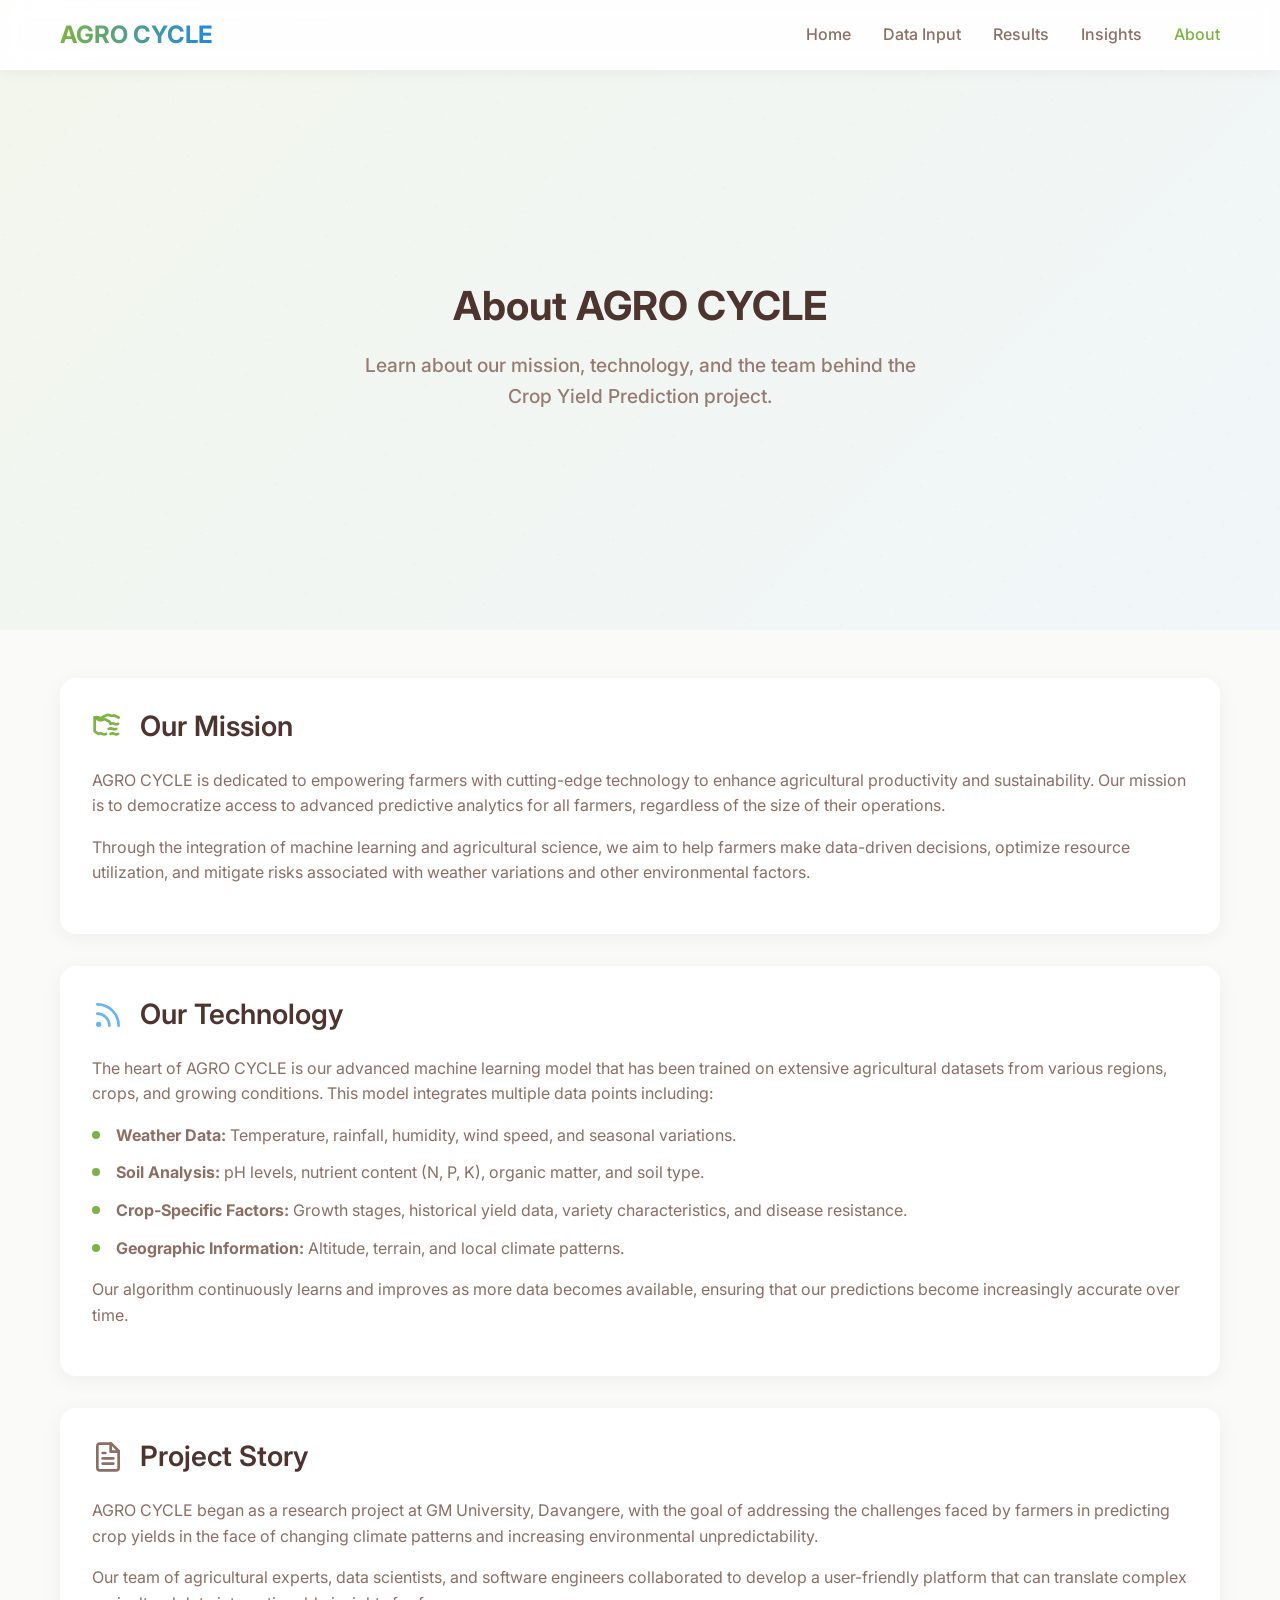
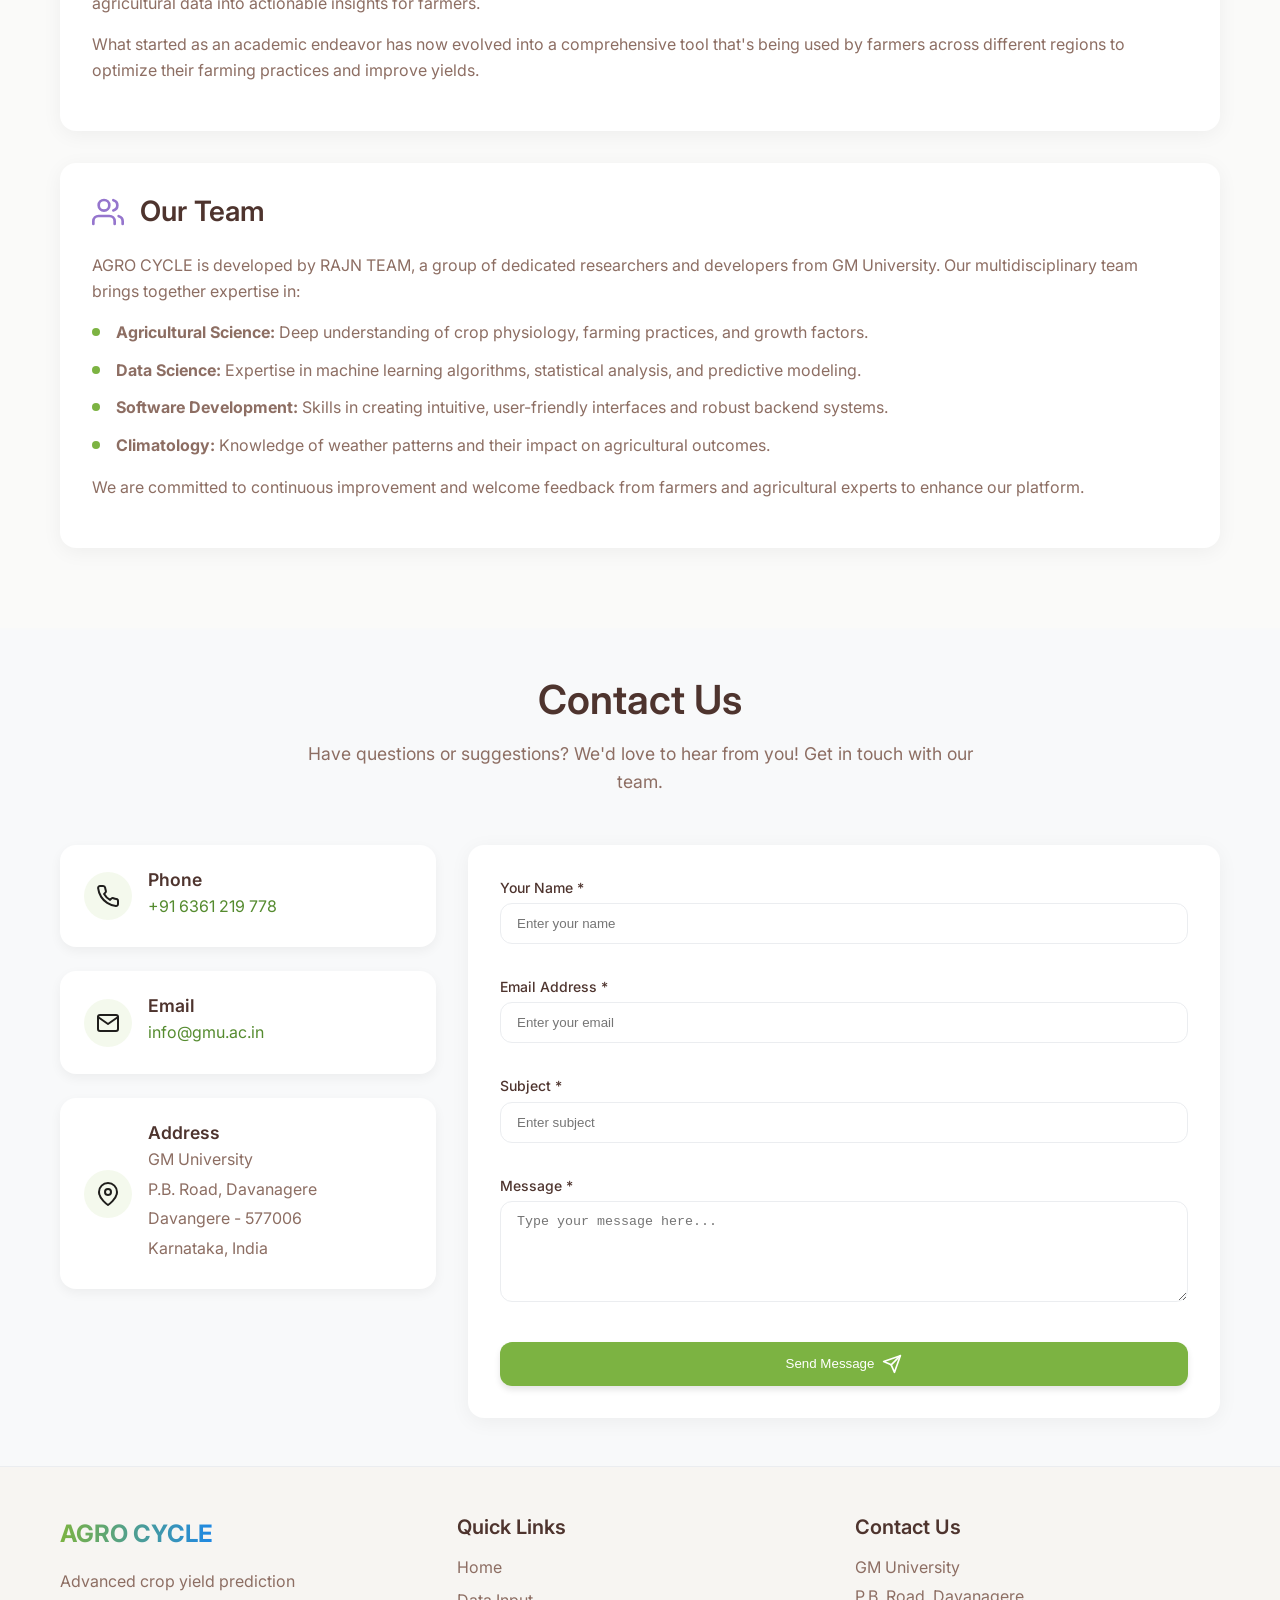
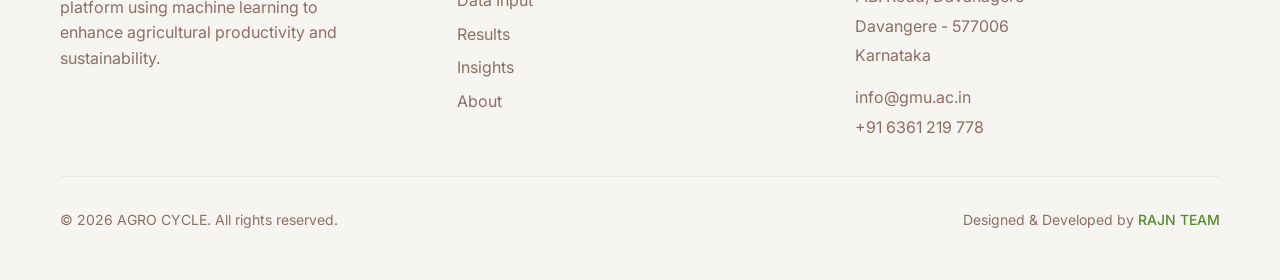
<file: about.html>
<!DOCTYPE html>
<html lang="en">
<head>
  <meta charset="UTF-8">
  <meta name="viewport" content="width=device-width, initial-scale=1.0">
  <title>AGRO CYCLE - About Us</title>
  <link href="https://fonts.googleapis.com/css2?family=Inter:wght@300;400;500;600;700&display=swap" rel="stylesheet">
  <link rel="stylesheet" href="styles.css">
</head>
<body>
  <nav class="navbar">
    <div class="container navbar-container">
      <a href="index.html" class="logo">AGRO CYCLE</a>
      <button class="mobile-menu-btn" id="mobileMenuBtn">
        <svg xmlns="http://www.w3.org/2000/svg" width="24" height="24" viewBox="0 0 24 24" fill="none" stroke="currentColor" stroke-width="2" stroke-linecap="round" stroke-linejoin="round">
          <line x1="3" y1="12" x2="21" y2="12"></line>
          <line x1="3" y1="6" x2="21" y2="6"></line>
          <line x1="3" y1="18" x2="21" y2="18"></line>
        </svg>
      </button>
      <ul class="nav-links" id="navLinks">
        <li><a href="index.html">Home</a></li>
        <li><a href="data-input.html">Data Input</a></li>
        <li><a href="results.html">Results</a></li>
        <li><a href="insights.html">Insights</a></li>
        <li><a href="about.html" class="active">About</a></li>
      </ul>
    </div>
  </nav>

  <section class="hero">
    <div class="container">
      <h1 class="section-heading reveal">About AGRO CYCLE</h1>
      <p class="section-subheading reveal delay-1">
        Learn about our mission, technology, and the team behind the Crop Yield Prediction project.
      </p>
    </div>
  </section>

  <section class="about-section">
    <div class="container">
      <!-- Mission -->
      <div class="about-card reveal">
        <div class="about-header">
          <svg xmlns="http://www.w3.org/2000/svg" width="32" height="32" viewBox="0 0 24 24" fill="none" stroke="#7CB342" stroke-width="2" stroke-linecap="round" stroke-linejoin="round">
            <path d="M19.585 17.1c-.428.244-.921.37-1.414.37a3.063 3.063 0 0 1-1.414-.37 3.063 3.063 0 0 0-1.414-.37c-.493 0-.986.126-1.414.37"></path>
            <path d="M18.171 13.343c-.428.244-.921.37-1.414.37a3.063 3.063 0 0 1-1.414-.37 3.063 3.063 0 0 0-1.414-.37c-.493 0-.986.126-1.414.37"></path>
            <path d="M19.585 9.585c-.428.245-.921.37-1.414.37a3.063 3.063 0 0 1-1.414-.37 3.063 3.063 0 0 0-1.414-.37c-.493 0-.986.125-1.414.37"></path>
            <path d="M10.586 17.143c-.428.244-.921.37-1.414.37a3.063 3.063 0 0 1-1.414-.37 3.063 3.063 0 0 0-1.414-.37c-.493 0-.986.126-1.414.37L2 15.224V4.892l2.929 1.678c.428.244.921.37 1.414.37s.986-.126 1.414-.37a3.063 3.063 0 0 1 1.414-.37c.493 0 .986.126 1.414.37l2.929 1.678V9"></path>
            <path d="M2 4.892c.428-.245.921-.37 1.414-.37s.986.125 1.414.37a3.063 3.063 0 0 0 1.414.37c.493 0 .986-.126 1.414-.37l2.929-1.678c.428-.245.921-.37 1.414-.37s.986.125 1.414.37a3.063 3.063 0 0 0 1.414.37c.493 0 .986-.126 1.414-.37L20 4.892"></path>
          </svg>
          <h2>Our Mission</h2>
        </div>
        <div class="about-content">
          <p>
            AGRO CYCLE is dedicated to empowering farmers with cutting-edge technology to enhance agricultural productivity and sustainability. Our mission is to democratize access to advanced predictive analytics for all farmers, regardless of the size of their operations.
          </p>
          <p>
            Through the integration of machine learning and agricultural science, we aim to help farmers make data-driven decisions, optimize resource utilization, and mitigate risks associated with weather variations and other environmental factors.
          </p>
        </div>
      </div>

      <!-- Technology -->
      <div class="about-card reveal delay-1">
        <div class="about-header">
          <svg xmlns="http://www.w3.org/2000/svg" width="32" height="32" viewBox="0 0 24 24" fill="none" stroke="#64B5F6" stroke-width="2" stroke-linecap="round" stroke-linejoin="round">
            <path d="M4 11a9 9 0 0 1 9 9"></path>
            <path d="M4 4a16 16 0 0 1 16 16"></path>
            <circle cx="5" cy="19" r="1"></circle>
          </svg>
          <h2>Our Technology</h2>
        </div>
        <div class="about-content">
          <p>
            The heart of AGRO CYCLE is our advanced machine learning model that has been trained on extensive agricultural datasets from various regions, crops, and growing conditions. This model integrates multiple data points including:
          </p>
          
          <ul class="about-list">
            <li><strong>Weather Data:</strong> Temperature, rainfall, humidity, wind speed, and seasonal variations.</li>
            <li><strong>Soil Analysis:</strong> pH levels, nutrient content (N, P, K), organic matter, and soil type.</li>
            <li><strong>Crop-Specific Factors:</strong> Growth stages, historical yield data, variety characteristics, and disease resistance.</li>
            <li><strong>Geographic Information:</strong> Altitude, terrain, and local climate patterns.</li>
          </ul>
          
          <p>
            Our algorithm continuously learns and improves as more data becomes available, ensuring that our predictions become increasingly accurate over time.
          </p>
        </div>
      </div>

      <!-- Project Story -->
      <div class="about-card reveal delay-2">
        <div class="about-header">
          <svg xmlns="http://www.w3.org/2000/svg" width="32" height="32" viewBox="0 0 24 24" fill="none" stroke="#8D6E63" stroke-width="2" stroke-linecap="round" stroke-linejoin="round">
            <path d="M14.5 2H6a2 2 0 0 0-2 2v16a2 2 0 0 0 2 2h12a2 2 0 0 0 2-2V7.5L14.5 2z"></path>
            <polyline points="14 2 14 8 20 8"></polyline>
            <path d="M16 13H8"></path>
            <path d="M16 17H8"></path>
            <path d="M10 9H8"></path>
          </svg>
          <h2>Project Story</h2>
        </div>
        <div class="about-content">
          <p>
            AGRO CYCLE began as a research project at GM University, Davangere, with the goal of addressing the challenges faced by farmers in predicting crop yields in the face of changing climate patterns and increasing environmental unpredictability.
          </p>
          <p>
            Our team of agricultural experts, data scientists, and software engineers collaborated to develop a user-friendly platform that can translate complex agricultural data into actionable insights for farmers.
          </p>
          <p>
            What started as an academic endeavor has now evolved into a comprehensive tool that's being used by farmers across different regions to optimize their farming practices and improve yields.
          </p>
        </div>
      </div>

      <!-- Team -->
      <div class="about-card reveal delay-3">
        <div class="about-header">
          <svg xmlns="http://www.w3.org/2000/svg" width="32" height="32" viewBox="0 0 24 24" fill="none" stroke="#9575CD" stroke-width="2" stroke-linecap="round" stroke-linejoin="round">
            <path d="M17 21v-2a4 4 0 0 0-4-4H5a4 4 0 0 0-4 4v2"></path>
            <circle cx="9" cy="7" r="4"></circle>
            <path d="M23 21v-2a4 4 0 0 0-3-3.87"></path>
            <path d="M16 3.13a4 4 0 0 1 0 7.75"></path>
          </svg>
          <h2>Our Team</h2>
        </div>
        <div class="about-content">
          <p>
            AGRO CYCLE is developed by RAJN TEAM, a group of dedicated researchers and developers from GM University. Our multidisciplinary team brings together expertise in:
          </p>
          
          <ul class="about-list">
            <li><strong>Agricultural Science:</strong> Deep understanding of crop physiology, farming practices, and growth factors.</li>
            <li><strong>Data Science:</strong> Expertise in machine learning algorithms, statistical analysis, and predictive modeling.</li>
            <li><strong>Software Development:</strong> Skills in creating intuitive, user-friendly interfaces and robust backend systems.</li>
            <li><strong>Climatology:</strong> Knowledge of weather patterns and their impact on agricultural outcomes.</li>
          </ul>
          
          <p>
            We are committed to continuous improvement and welcome feedback from farmers and agricultural experts to enhance our platform.
          </p>
        </div>
      </div>
    </div>
  </section>

  <!-- Contact Section -->
  <section class="contact-section">
    <div class="container">
      <div class="section-header reveal">
        <h2 class="section-title">Contact Us</h2>
        <p class="section-description">
          Have questions or suggestions? We'd love to hear from you! Get in touch with our team.
        </p>
      </div>

      <div class="contact-grid">
        <div class="contact-info reveal delay-1">
          <div class="contact-card">
            <div class="contact-icon">
              <svg xmlns="http://www.w3.org/2000/svg" width="24" height="24" viewBox="0 0 24 24" fill="none" stroke="currentColor" stroke-width="2" stroke-linecap="round" stroke-linejoin="round">
                <path d="M22 16.92v3a2 2 0 0 1-2.18 2 19.79 19.79 0 0 1-8.63-3.07 19.5 19.5 0 0 1-6-6 19.79 19.79 0 0 1-3.07-8.67A2 2 0 0 1 4.11 2h3a2 2 0 0 1 2 1.72 12.84 12.84 0 0 0 .7 2.81 2 2 0 0 1-.45 2.11L8.09 9.91a16 16 0 0 0 6 6l1.27-1.27a2 2 0 0 1 2.11-.45 12.84 12.84 0 0 0 2.81.7A2 2 0 0 1 22 16.92z"></path>
              </svg>
            </div>
            <div class="contact-content">
              <h3>Phone</h3>
              <p><a href="tel:+916361219778">+91 6361 219 778</a></p>
            </div>
          </div>
          
          <div class="contact-card">
            <div class="contact-icon">
              <svg xmlns="http://www.w3.org/2000/svg" width="24" height="24" viewBox="0 0 24 24" fill="none" stroke="currentColor" stroke-width="2" stroke-linecap="round" stroke-linejoin="round">
                <path d="M4 4h16c1.1 0 2 .9 2 2v12c0 1.1-.9 2-2 2H4c-1.1 0-2-.9-2-2V6c0-1.1.9-2 2-2z"></path>
                <polyline points="22,6 12,13 2,6"></polyline>
              </svg>
            </div>
            <div class="contact-content">
              <h3>Email</h3>
              <p><a href="mailto:info@gmu.ac.in">info@gmu.ac.in</a></p>
            </div>
          </div>
          
          <div class="contact-card">
            <div class="contact-icon">
              <svg xmlns="http://www.w3.org/2000/svg" width="24" height="24" viewBox="0 0 24 24" fill="none" stroke="currentColor" stroke-width="2" stroke-linecap="round" stroke-linejoin="round">
                <path d="M21 10c0 7-9 13-9 13s-9-6-9-13a9 9 0 0 1 18 0z"></path>
                <circle cx="12" cy="10" r="3"></circle>
              </svg>
            </div>
            <div class="contact-content">
              <h3>Address</h3>
              <p>GM University</p>
              <p>P.B. Road, Davanagere</p>
              <p>Davangere - 577006</p>
              <p>Karnataka, India</p>
            </div>
          </div>
        </div>

        <div class="contact-form-container reveal delay-2">
          <form id="contactForm" class="contact-form">
            <div class="form-group">
              <label for="name" class="form-label">Your Name *</label>
              <input type="text" id="name" name="name" placeholder="Enter your name" class="form-input" required>
            </div>
            
            <div class="form-group">
              <label for="email" class="form-label">Email Address *</label>
              <input type="email" id="email" name="email" placeholder="Enter your email" class="form-input" required>
            </div>
            
            <div class="form-group">
              <label for="subject" class="form-label">Subject *</label>
              <input type="text" id="subject" name="subject" placeholder="Enter subject" class="form-input" required>
            </div>
            
            <div class="form-group">
              <label for="message" class="form-label">Message *</label>
              <textarea id="message" name="message" rows="5" placeholder="Type your message here..." class="form-input" required></textarea>
            </div>
            
            <button type="submit" class="btn btn-primary" id="submitContactBtn">
              Send Message
              <svg xmlns="http://www.w3.org/2000/svg" width="20" height="20" viewBox="0 0 24 24" fill="none" stroke="currentColor" stroke-width="2" stroke-linecap="round" stroke-linejoin="round" class="btn-icon">
                <path d="M22 2L11 13"></path>
                <path d="M22 2l-7 20-4-9-9-4 20-7z"></path>
              </svg>
            </button>
          </form>
        </div>
      </div>
    </div>
  </section>

  <footer class="footer">
    <div class="container">
      <div class="footer-grid">
        <!-- Logo and Description -->
        <div>
          <a href="index.html" class="logo">AGRO CYCLE</a>
          <p class="footer-description">
            Advanced crop yield prediction platform using machine learning to enhance agricultural productivity and sustainability.
          </p>
        </div>

        <!-- Quick Links -->
        <div>
          <h3 class="footer-heading">Quick Links</h3>
          <ul class="footer-list">
            <li><a href="index.html">Home</a></li>
            <li><a href="data-input.html">Data Input</a></li>
            <li><a href="results.html">Results</a></li>
            <li><a href="insights.html">Insights</a></li>
            <li><a href="about.html">About</a></li>
          </ul>
        </div>

        <!-- Contact Information -->
        <div>
          <h3 class="footer-heading">Contact Us</h3>
          <address class="footer-address">
            <p>GM University</p>
            <p>P.B. Road, Davanagere</p>
            <p>Davangere - 577006</p>
            <p>Karnataka</p>
            <p style="margin-top: 1rem">
              <a href="mailto:info@gmu.ac.in">info@gmu.ac.in</a>
            </p>
            <p>
              <a href="tel:+916361219778">+91 6361 219 778</a>
            </p>
          </address>
        </div>
      </div>

      <div class="footer-bottom">
        <p>© <span id="currentYear"></span> AGRO CYCLE. All rights reserved.</p>
        <p>Designed & Developed by <span style="font-weight: 500; color: var(--agro-green-dark)">RAJN TEAM</span></p>
      </div>
    </div>
  </footer>

  <script src="scripts.js"></script>
</body>
</file>
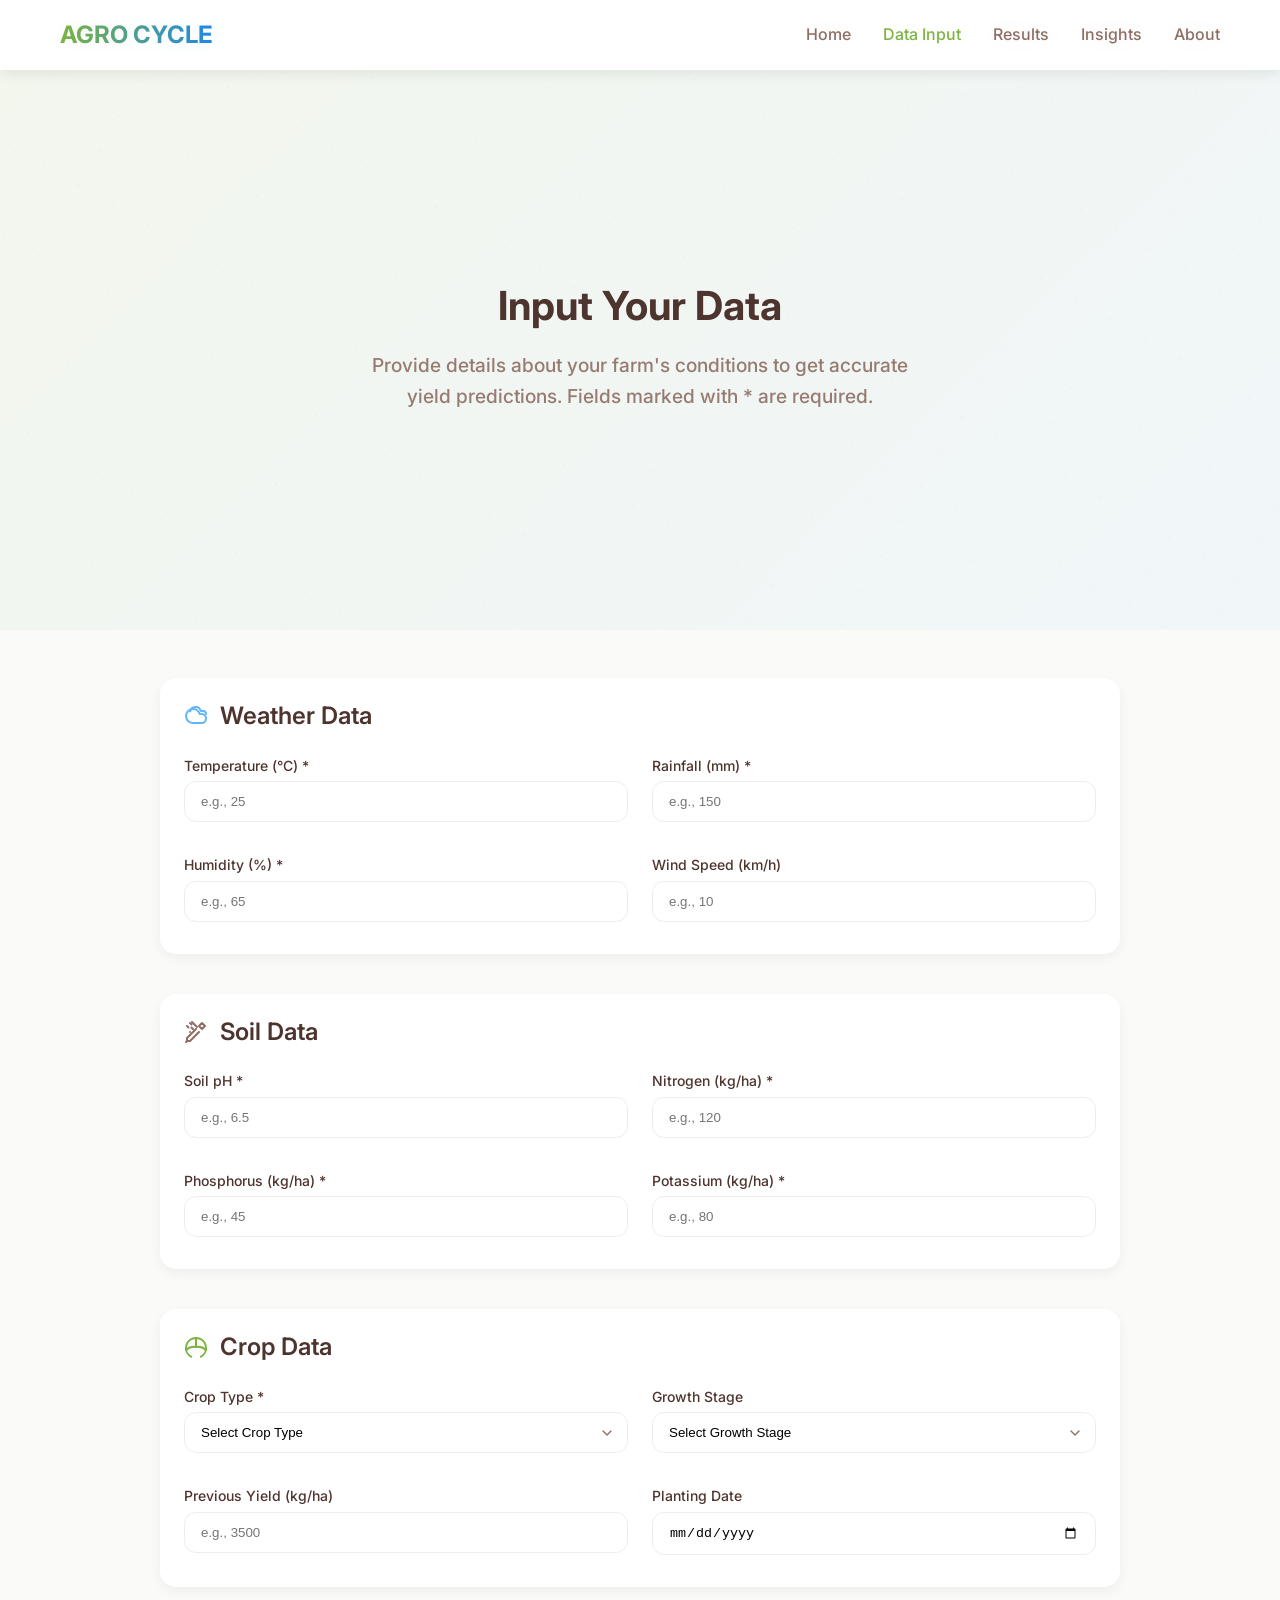
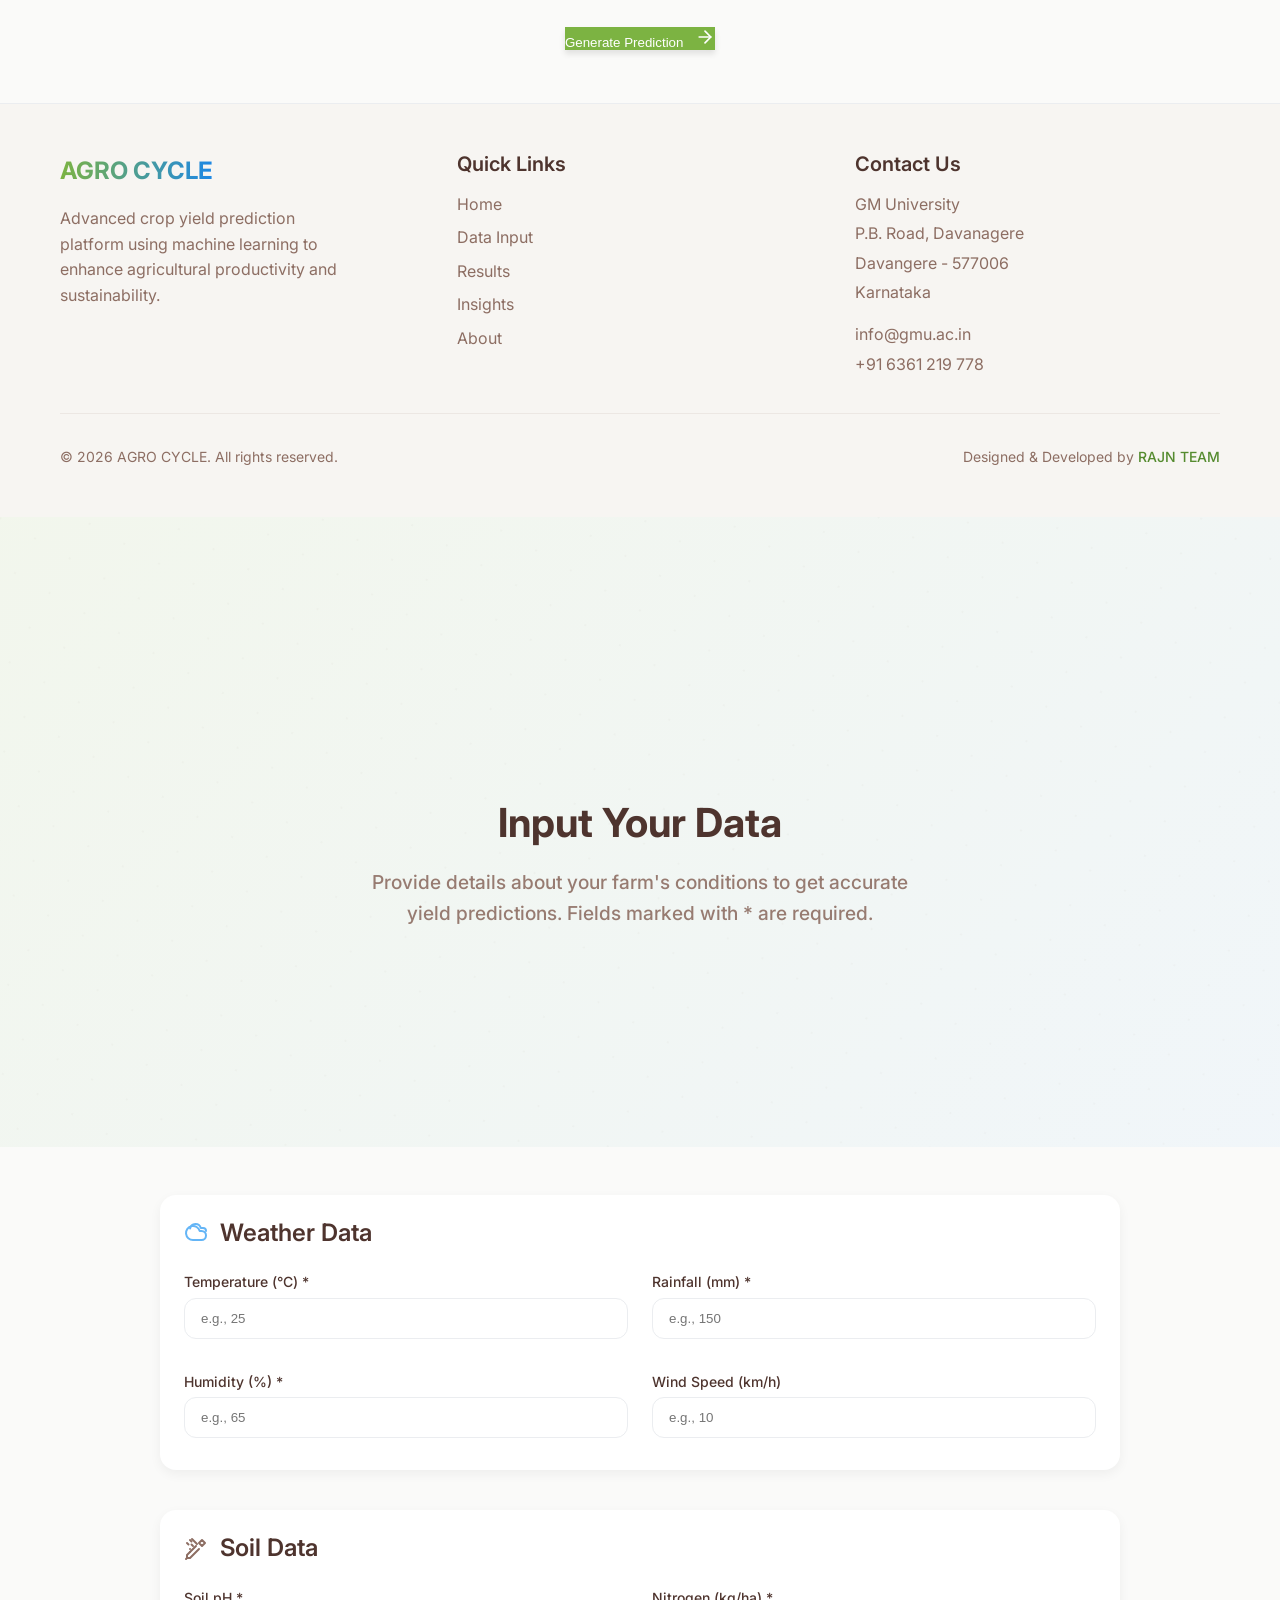
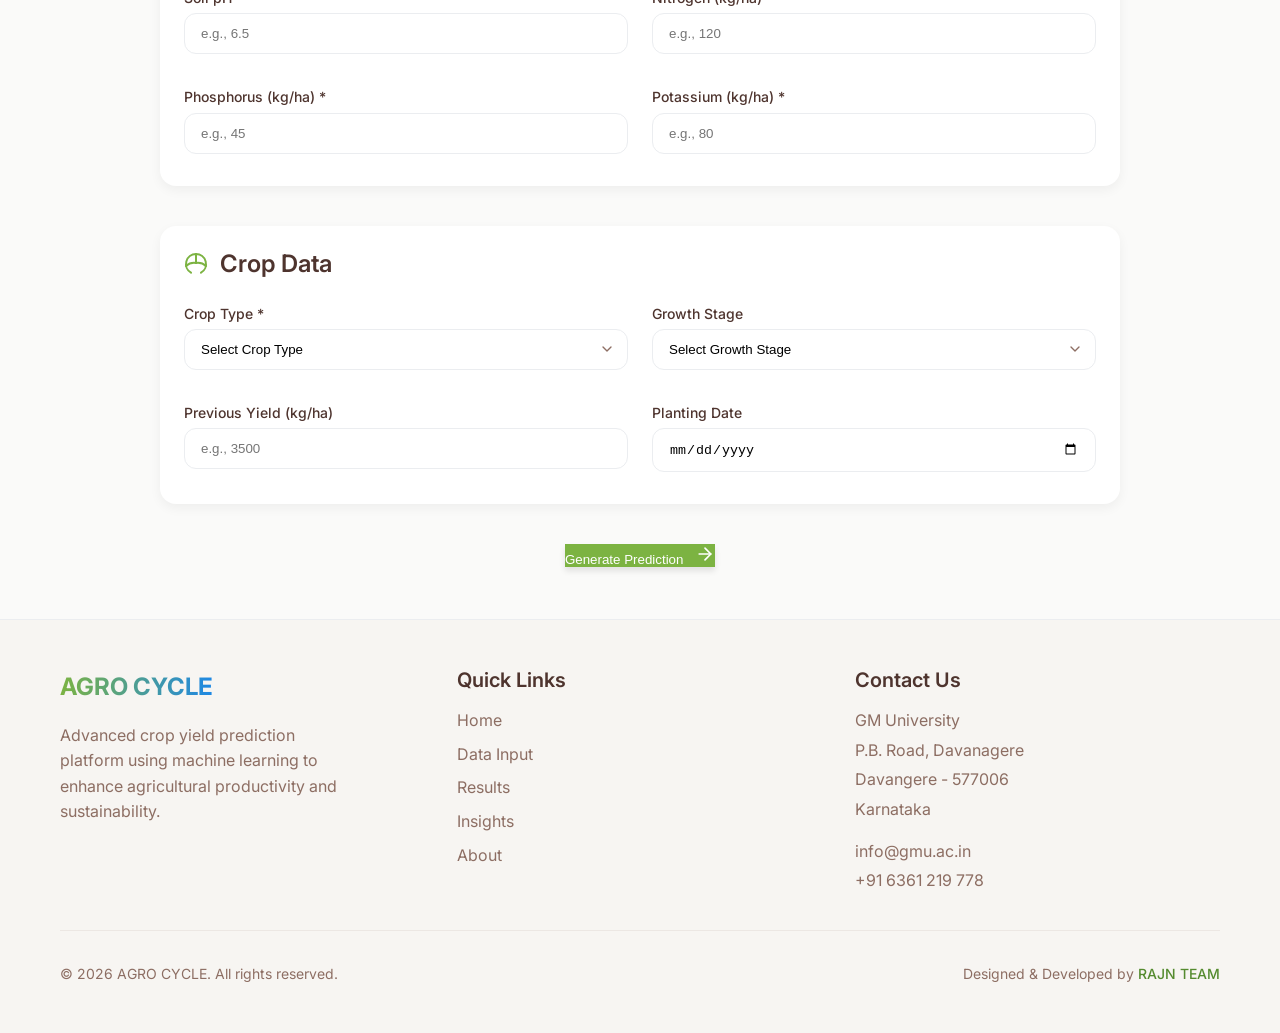
<file: data-input.html>
<!DOCTYPE html>
<html lang="en">
<head>
  <meta charset="UTF-8">
  <meta name="viewport" content="width=device-width, initial-scale=1.0">
  <title>AGRO CYCLE - Data Input</title>
  <link href="https://fonts.googleapis.com/css2?family=Inter:wght@300;400;500;600;700&display=swap" rel="stylesheet">
  <link rel="stylesheet" href="styles.css">
</head>
<body>
  <!-- Toast Container -->
  <div class="toast-container" id="toastContainer"></div>

  <nav class="navbar">
    <div class="container navbar-container">
      <a href="index.html" class="logo">AGRO CYCLE</a>
      <button class="mobile-menu-btn" id="mobileMenuBtn">
        <svg xmlns="http://www.w3.org/2000/svg" width="24" height="24" viewBox="0 0 24 24" fill="none" stroke="currentColor" stroke-width="2" stroke-linecap="round" stroke-linejoin="round">
          <line x1="3" y1="12" x2="21" y2="12"></line>
          <line x1="3" y1="6" x2="21" y2="6"></line>
          <line x1="3" y1="18" x2="21" y2="18"></line>
        </svg>
      </button>
      <ul class="nav-links" id="navLinks">
        <li><a href="index.html">Home</a></li>
        <li><a href="data-input.html" class="active">Data Input</a></li>
        <li><a href="results.html">Results</a></li>
        <li><a href="insights.html">Insights</a></li>
        <li><a href="about.html">About</a></li>
      </ul>
    </div>
  </nav>

  <section class="hero">
    <div class="container">
      <h1 class="section-heading reveal">Input Your Data</h1>
      <p class="section-subheading reveal delay-1">
        Provide details about your farm's conditions to get accurate yield predictions. Fields marked with * are required.
      </p>
    </div>
  </section>

  <section class="form-section">
    <div class="container form-container">
      <form id="cropDataForm" class="reveal delay-2">
        <!-- Weather Data -->
        <div class="form-card">
          <h2 class="form-header">
            <svg xmlns="http://www.w3.org/2000/svg" width="24" height="24" viewBox="0 0 24 24" fill="none" stroke="#64B5F6" stroke-width="2" stroke-linecap="round" stroke-linejoin="round">
              <path d="M17.5 19H9a7 7 0 1 1 6.71-9h1.79a4.5 4.5 0 1 1 0 9Z"></path>
              <path d="M22 10a3 3 0 0 0-3-3h-2.207a5.502 5.502 0 0 0-10.702.5"></path>
            </svg>
            Weather Data
          </h2>
          
          <div class="form-grid">
            <div class="form-group">
              <label for="temperature" class="form-label">Temperature (°C) *</label>
              <input
                type="number"
                id="temperature"
                name="temperature"
                placeholder="e.g., 25"
                class="form-input"
                required
              />
            </div>
            
            <div class="form-group">
              <label for="rainfall" class="form-label">Rainfall (mm) *</label>
              <input
                type="number"
                id="rainfall"
                name="rainfall"
                placeholder="e.g., 150"
                class="form-input"
                required
              />
            </div>
            
            <div class="form-group">
              <label for="humidity" class="form-label">Humidity (%) *</label>
              <input
                type="number"
                id="humidity"
                name="humidity"
                placeholder="e.g., 65"
                class="form-input"
                required
              />
            </div>
            
            <div class="form-group">
              <label for="windSpeed" class="form-label">Wind Speed (km/h)</label>
              <input
                type="number"
                id="windSpeed"
                name="windSpeed"
                placeholder="e.g., 10"
                class="form-input"
              />
            </div>
          </div>
        </div>
        
        <!-- Soil Data -->
        <div class="form-card">
          <h2 class="form-header">
            <svg xmlns="http://www.w3.org/2000/svg" width="24" height="24" viewBox="0 0 24 24" fill="none" stroke="#8D6E63" stroke-width="2" stroke-linecap="round" stroke-linejoin="round">
              <path d="m2 22 1-1h3l9-9"></path>
              <path d="M3 21v-3l9-9"></path>
              <path d="m15 6 3-3 3 3-3 3Z"></path>
              <path d="M6 15h.01"></path>
              <path d="M6 12h.01"></path>
              <path d="M3 6l1.5 1.5"></path>
              <path d="M6 3 7.5 4.5"></path>
              <path d="M7.5 7.5 9 9"></path>
              <path d="M13 7 8 2"></path>
            </svg>
            Soil Data
          </h2>
          
          <div class="form-grid">
            <div class="form-group">
              <label for="soilPh" class="form-label">Soil pH *</label>
              <input
                type="number"
                id="soilPh"
                name="soilPh"
                placeholder="e.g., 6.5"
                class="form-input"
                step="0.1"
                min="0"
                max="14"
                required
              />
            </div>
            
            <div class="form-group">
              <label for="nitrogen" class="form-label">Nitrogen (kg/ha) *</label>
              <input
                type="number"
                id="nitrogen"
                name="nitrogen"
                placeholder="e.g., 120"
                class="form-input"
                required
              />
            </div>
            
            <div class="form-group">
              <label for="phosphorus" class="form-label">Phosphorus (kg/ha) *</label>
              <input
                type="number"
                id="phosphorus"
                name="phosphorus"
                placeholder="e.g., 45"
                class="form-input"
                required
              />
            </div>
            
            <div class="form-group">
              <label for="potassium" class="form-label">Potassium (kg/ha) *</label>
              <input
                type="number"
                id="potassium"
                name="potassium"
                placeholder="e.g., 80"
                class="form-input"
                required
              />
            </div>
          </div>
        </div>
        
        <!-- Crop Data -->
        <div class="form-card">
          <h2 class="form-header">
            <svg xmlns="http://www.w3.org/2000/svg" width="24" height="24" viewBox="0 0 24 24" fill="none" stroke="#7CB342" stroke-width="2" stroke-linecap="round" stroke-linejoin="round">
              <path d="M12 11V2a10 10 0 0 0-5 18.66"></path>
              <path d="M12 11V2a10 10 0 0 1 5 18.66"></path>
              <path d="M12 11a12.1 12.1 0 0 1 10 3"></path>
              <path d="M12 11a12.1 12.1 0 0 0-10 3"></path>
            </svg>
            Crop Data
          </h2>
          
          <div class="form-grid">
            <div class="form-group">
              <label for="cropType" class="form-label">Crop Type *</label>
              <select
                id="cropType"
                name="cropType"
                class="form-input"
                required
              >
                <option value="">Select Crop Type</option>
                <option value="rice">Rice</option>
                <option value="wheat">Wheat</option>
                <option value="maize">Maize</option>
                <option value="cotton">Cotton</option>
                <option value="sugarcane">Sugarcane</option>
                <option value="pulses">Pulses</option>
                <option value="vegetables">Vegetables</option>
              </select>
            </div>
            
            <div class="form-group">
              <label for="growthStage" class="form-label">Growth Stage</label>
              <select
                id="growthStage"
                name="growthStage"
                class="form-input"
              >
                <option value="">Select Growth Stage</option>
                <option value="seedling">Seedling</option>
                <option value="vegetative">Vegetative</option>
                <option value="flowering">Flowering</option>
                <option value="fruit-development">Fruit Development</option>
                <option value="maturity">Maturity</option>
              </select>
            </div>
            
            <div class="form-group">
              <label for="previousYield" class="form-label">Previous Yield (kg/ha)</label>
              <input
                type="number"
                id="previousYield"
                name="previousYield"
                placeholder="e.g., 3500"
                class="form-input"
              />
            </div>
            
            <div class="form-group">
              <label for="plantingDate" class="form-label">Planting Date</label>
              <input
                type="date"
                id="plantingDate"
                name="plantingDate"
                class="form-input"
              />
            </div>
          </div>
        </div>
        
        <!-- Submit Button -->
        <div class="btn-container">
          <button
            type="submit"
            id="submitBtn"
            class="btn-primary"
          >
            Generate Prediction
            <svg xmlns="http://www.w3.org/2000/svg" width="20" height="20" viewBox="0 0 24 24" fill="none" stroke="currentColor" stroke-width="2" stroke-linecap="round" stroke-linejoin="round" class="btn-icon">
              <path d="M5 12h14"></path>
              <path d="m12 5 7 7-7 7"></path>
            </svg>
          </button>
        </div>
      </form>
    </div>
  </section>

  <footer class="footer">
    <div class="container">
      <div class="footer-grid">
        <!-- Logo and Description -->
        <div>
          <a href="index.html" class="logo">AGRO CYCLE</a>
          <p class="footer-description">
            Advanced crop yield prediction platform using machine learning to enhance agricultural productivity and sustainability.
          </p>
        </div>

        <!-- Quick Links -->
        <div>
          <h3 class="footer-heading">Quick Links</h3>
          <ul class="footer-list">
            <li><a href="index.html">Home</a></li>
            <li><a href="data-input.html">Data Input</a></li>
            <li><a href="results.html">Results</a></li>
            <li><a href="insights.html">Insights</a></li>
            <li><a href="about.html">About</a></li>
          </ul>
        </div>

        <!-- Contact Information -->
        <div>
          <h3 class="footer-heading">Contact Us</h3>
          <address class="footer-address">
            <p>GM University</p>
            <p>P.B. Road, Davanagere</p>
            <p>Davangere - 577006</p>
            <p>Karnataka</p>
            <p style="margin-top: 1rem">
              <a href="mailto:info@gmu.ac.in">info@gmu.ac.in</a>
            </p>
            <p>
              <a href="tel:+916361219778">+91 6361 219 778</a>
            </p>
          </address>
        </div>
      </div>

      <div class="footer-bottom">
        <p>© <span id="currentYear"></span> AGRO CYCLE. All rights reserved.</p>
        <p>Designed & Developed by <span style="font-weight: 500; color: var(--agro-green-dark)">RAJN TEAM</span></p>
      </div>
    </div>
  </footer>

  <script src="scripts.js"></script>
</body>
</html>

<!DOCTYPE html>
<html lang="en">
<head>
  <meta charset="UTF-8">
  <meta name="viewport" content="width=device-width, initial-scale=1.0">
  <title>AGRO CYCLE - Data Input</title>
  <link href="https://fonts.googleapis.com/css2?family=Inter:wght@300;400;500;600;700&display=swap" rel="stylesheet">
  <link rel="stylesheet" href="styles.css">
</head>
<body>
  <!-- Toast Container -->
  <div class="toast-container" id="toastContainer"></div>

  <nav class="navbar">
    <div class="container navbar-container">
      <a href="index.html" class="logo">AGRO CYCLE</a>
      <button class="mobile-menu-btn" id="mobileMenuBtn">
        <svg xmlns="http://www.w3.org/2000/svg" width="24" height="24" viewBox="0 0 24 24" fill="none" stroke="currentColor" stroke-width="2" stroke-linecap="round" stroke-linejoin="round">
          <line x1="3" y1="12" x2="21" y2="12"></line>
          <line x1="3" y1="6" x2="21" y2="6"></line>
          <line x1="3" y1="18" x2="21" y2="18"></line>
        </svg>
      </button>
      <ul class="nav-links" id="navLinks">
        <li><a href="index.html">Home</a></li>
        <li><a href="data-input.html" class="active">Data Input</a></li>
        <li><a href="results.html">Results</a></li>
        <li><a href="insights.html">Insights</a></li>
        <li><a href="about.html">About</a></li>
      </ul>
    </div>
  </nav>

  <section class="hero">
    <div class="container">
      <h1 class="section-heading reveal">Input Your Data</h1>
      <p class="section-subheading reveal delay-1">
        Provide details about your farm's conditions to get accurate yield predictions. Fields marked with * are required.
      </p>
    </div>
  </section>

  <section class="form-section">
    <div class="container form-container">
      <form id="cropDataForm" class="reveal delay-2">
        <!-- Weather Data -->
        <div class="form-card">
          <h2 class="form-header">
            <svg xmlns="http://www.w3.org/2000/svg" width="24" height="24" viewBox="0 0 24 24" fill="none" stroke="#64B5F6" stroke-width="2" stroke-linecap="round" stroke-linejoin="round">
              <path d="M17.5 19H9a7 7 0 1 1 6.71-9h1.79a4.5 4.5 0 1 1 0 9Z"></path>
              <path d="M22 10a3 3 0 0 0-3-3h-2.207a5.502 5.502 0 0 0-10.702.5"></path>
            </svg>
            Weather Data
          </h2>
          
          <div class="form-grid">
            <div class="form-group">
              <label for="temperature" class="form-label">Temperature (°C) *</label>
              <input
                type="number"
                id="temperature"
                name="temperature"
                placeholder="e.g., 25"
                class="form-input"
                required
              />
            </div>
            
            <div class="form-group">
              <label for="rainfall" class="form-label">Rainfall (mm) *</label>
              <input
                type="number"
                id="rainfall"
                name="rainfall"
                placeholder="e.g., 150"
                class="form-input"
                required
              />
            </div>
            
            <div class="form-group">
              <label for="humidity" class="form-label">Humidity (%) *</label>
              <input
                type="number"
                id="humidity"
                name="humidity"
                placeholder="e.g., 65"
                class="form-input"
                required
              />
            </div>
            
            <div class="form-group">
              <label for="windSpeed" class="form-label">Wind Speed (km/h)</label>
              <input
                type="number"
                id="windSpeed"
                name="windSpeed"
                placeholder="e.g., 10"
                class="form-input"
              />
            </div>
          </div>
        </div>
        
        <!-- Soil Data -->
        <div class="form-card">
          <h2 class="form-header">
            <svg xmlns="http://www.w3.org/2000/svg" width="24" height="24" viewBox="0 0 24 24" fill="none" stroke="#8D6E63" stroke-width="2" stroke-linecap="round" stroke-linejoin="round">
              <path d="m2 22 1-1h3l9-9"></path>
              <path d="M3 21v-3l9-9"></path>
              <path d="m15 6 3-3 3 3-3 3Z"></path>
              <path d="M6 15h.01"></path>
              <path d="M6 12h.01"></path>
              <path d="M3 6l1.5 1.5"></path>
              <path d="M6 3 7.5 4.5"></path>
              <path d="M7.5 7.5 9 9"></path>
              <path d="M13 7 8 2"></path>
            </svg>
            Soil Data
          </h2>
          
          <div class="form-grid">
            <div class="form-group">
              <label for="soilPh" class="form-label">Soil pH *</label>
              <input
                type="number"
                id="soilPh"
                name="soilPh"
                placeholder="e.g., 6.5"
                class="form-input"
                step="0.1"
                min="0"
                max="14"
                required
              />
            </div>
            
            <div class="form-group">
              <label for="nitrogen" class="form-label">Nitrogen (kg/ha) *</label>
              <input
                type="number"
                id="nitrogen"
                name="nitrogen"
                placeholder="e.g., 120"
                class="form-input"
                required
              />
            </div>
            
            <div class="form-group">
              <label for="phosphorus" class="form-label">Phosphorus (kg/ha) *</label>
              <input
                type="number"
                id="phosphorus"
                name="phosphorus"
                placeholder="e.g., 45"
                class="form-input"
                required
              />
            </div>
            
            <div class="form-group">
              <label for="potassium" class="form-label">Potassium (kg/ha) *</label>
              <input
                type="number"
                id="potassium"
                name="potassium"
                placeholder="e.g., 80"
                class="form-input"
                required
              />
            </div>
          </div>
        </div>
        
        <!-- Crop Data -->
        <div class="form-card">
          <h2 class="form-header">
            <svg xmlns="http://www.w3.org/2000/svg" width="24" height="24" viewBox="0 0 24 24" fill="none" stroke="#7CB342" stroke-width="2" stroke-linecap="round" stroke-linejoin="round">
              <path d="M12 11V2a10 10 0 0 0-5 18.66"></path>
              <path d="M12 11V2a10 10 0 0 1 5 18.66"></path>
              <path d="M12 11a12.1 12.1 0 0 1 10 3"></path>
              <path d="M12 11a12.1 12.1 0 0 0-10 3"></path>
            </svg>
            Crop Data
          </h2>
          
          <div class="form-grid">
            <div class="form-group">
              <label for="cropType" class="form-label">Crop Type *</label>
              <select
                id="cropType"
                name="cropType"
                class="form-input"
                required
              >
                <option value="">Select Crop Type</option>
                <option value="rice">Rice</option>
                <option value="wheat">Wheat</option>
                <option value="maize">Maize</option>
                <option value="cotton">Cotton</option>
                <option value="sugarcane">Sugarcane</option>
                <option value="pulses">Pulses</option>
                <option value="vegetables">Vegetables</option>
              </select>
            </div>
            
            <div class="form-group">
              <label for="growthStage" class="form-label">Growth Stage</label>
              <select
                id="growthStage"
                name="growthStage"
                class="form-input"
              >
                <option value="">Select Growth Stage</option>
                <option value="seedling">Seedling</option>
                <option value="vegetative">Vegetative</option>
                <option value="flowering">Flowering</option>
                <option value="fruit-development">Fruit Development</option>
                <option value="maturity">Maturity</option>
              </select>
            </div>
            
            <div class="form-group">
              <label for="previousYield" class="form-label">Previous Yield (kg/ha)</label>
              <input
                type="number"
                id="previousYield"
                name="previousYield"
                placeholder="e.g., 3500"
                class="form-input"
              />
            </div>
            
            <div class="form-group">
              <label for="plantingDate" class="form-label">Planting Date</label>
              <input
                type="date"
                id="plantingDate"
                name="plantingDate"
                class="form-input"
              />
            </div>
          </div>
        </div>
        
        <!-- Submit Button -->
        <div class="btn-container">
          <button
            type="submit"
            id="submitBtn"
            class="btn-primary"
          >
            Generate Prediction
            <svg xmlns="http://www.w3.org/2000/svg" width="20" height="20" viewBox="0 0 24 24" fill="none" stroke="currentColor" stroke-width="2" stroke-linecap="round" stroke-linejoin="round" class="btn-icon">
              <path d="M5 12h14"></path>
              <path d="m12 5 7 7-7 7"></path>
            </svg>
          </button>
        </div>
      </form>
    </div>
  </section>

  <footer class="footer">
    <div class="container">
      <div class="footer-grid">
        <!-- Logo and Description -->
        <div>
          <a href="index.html" class="logo">AGRO CYCLE</a>
          <p class="footer-description">
            Advanced crop yield prediction platform using machine learning to enhance agricultural productivity and sustainability.
          </p>
        </div>

        <!-- Quick Links -->
        <div>
          <h3 class="footer-heading">Quick Links</h3>
          <ul class="footer-list">
            <li><a href="index.html">Home</a></li>
            <li><a href="data-input.html">Data Input</a></li>
            <li><a href="results.html">Results</a></li>
            <li><a href="insights.html">Insights</a></li>
            <li><a href="about.html">About</a></li>
          </ul>
        </div>

        <!-- Contact Information -->
        <div>
          <h3 class="footer-heading">Contact Us</h3>
          <address class="footer-address">
            <p>GM University</p>
            <p>P.B. Road, Davanagere</p>
            <p>Davangere - 577006</p>
            <p>Karnataka</p>
            <p style="margin-top: 1rem">
              <a href="mailto:info@gmu.ac.in">info@gmu.ac.in</a>
            </p>
            <p>
              <a href="tel:+916361219778">+91 6361 219 778</a>
            </p>
          </address>
        </div>
      </div>

      <div class="footer-bottom">
        <p>© <span id="currentYear"></span> AGRO CYCLE. All rights reserved.</p>
        <p>Designed & Developed by <span style="font-weight: 500; color: var(--agro-green-dark)">RAJN TEAM</span></p>
      </div>
    </div>
  </footer>

  <script src="scripts.js"></script>
</body>
</html>
</file>
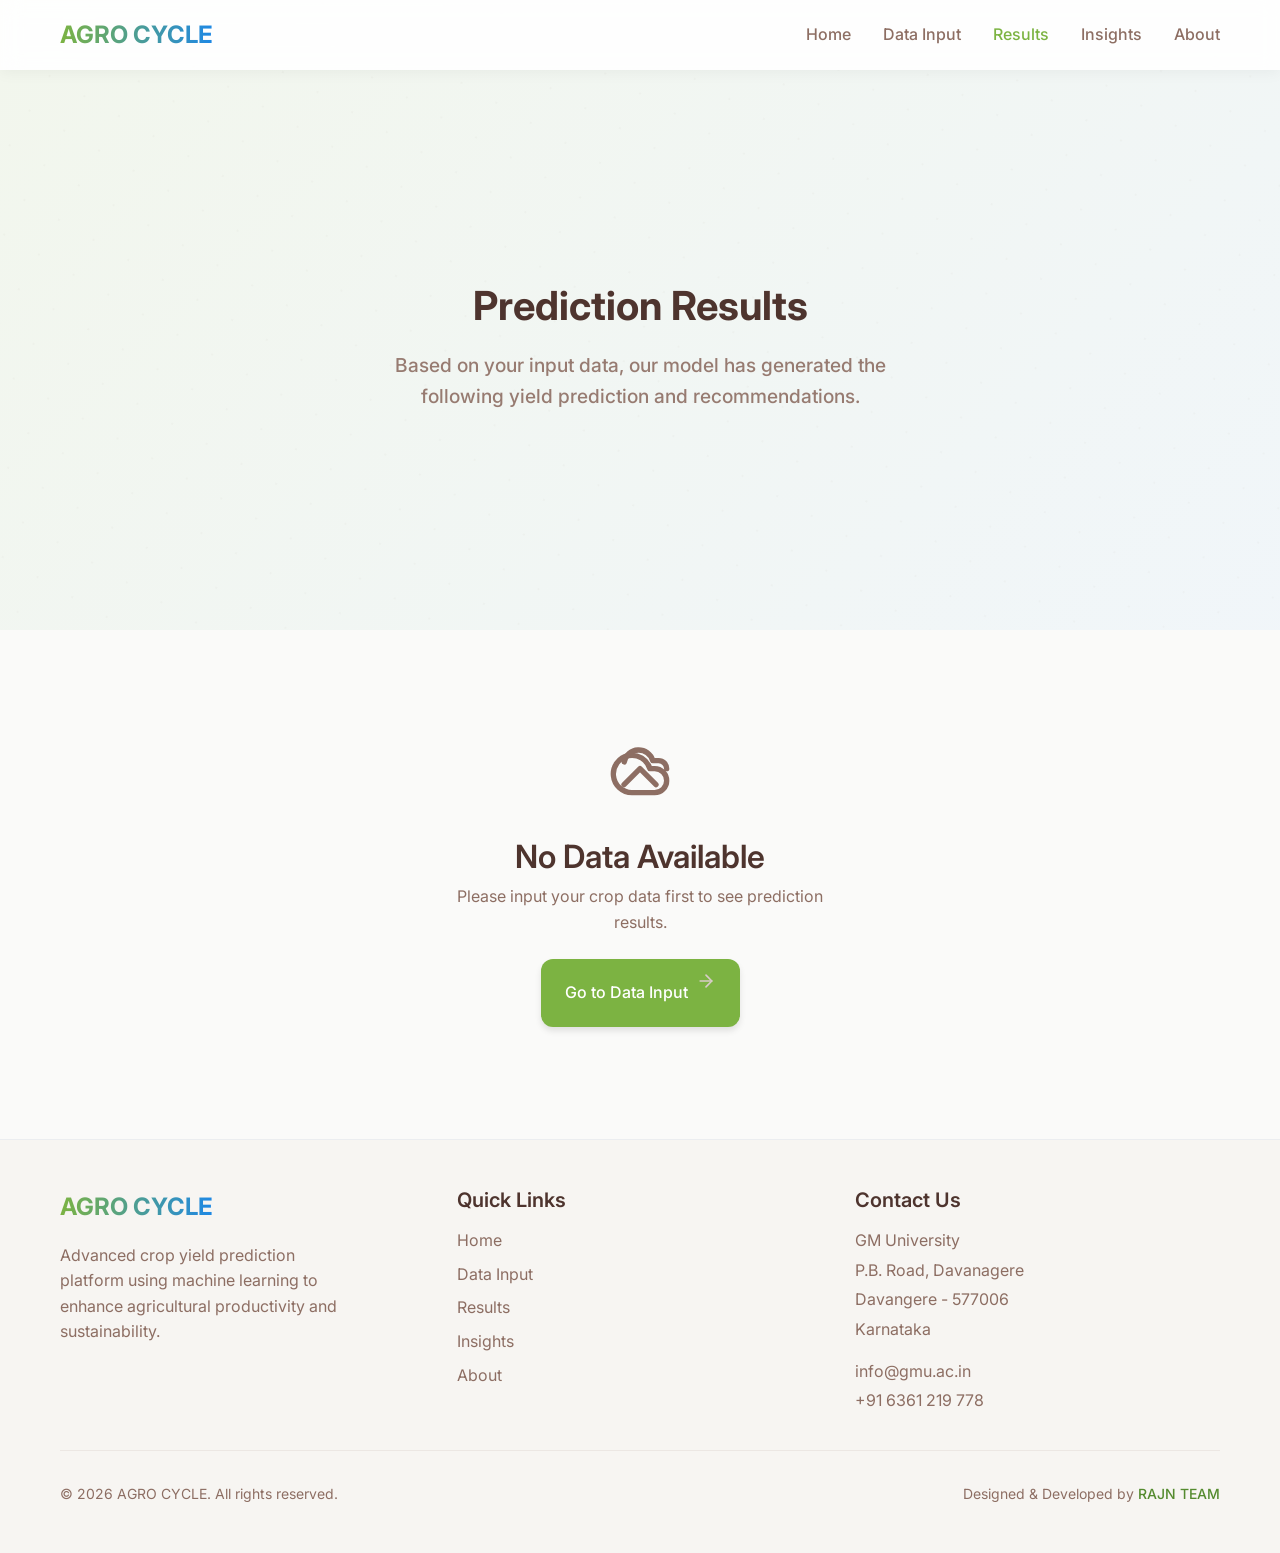
<file: results.html>
<!DOCTYPE html>
<html lang="en">
<head>
  <meta charset="UTF-8">
  <meta name="viewport" content="width=device-width, initial-scale=1.0">
  <title>AGRO CYCLE - Prediction Results</title>
  <link href="https://fonts.googleapis.com/css2?family=Inter:wght@300;400;500;600;700&display=swap" rel="stylesheet">
  <link rel="stylesheet" href="styles.css">
</head>
<body>
  <nav class="navbar">
    <div class="container navbar-container">
      <a href="index.html" class="logo">AGRO CYCLE</a>
      <button class="mobile-menu-btn" id="mobileMenuBtn">
        <svg xmlns="http://www.w3.org/2000/svg" width="24" height="24" viewBox="0 0 24 24" fill="none" stroke="currentColor" stroke-width="2" stroke-linecap="round" stroke-linejoin="round">
          <line x1="3" y1="12" x2="21" y2="12"></line>
          <line x1="3" y1="6" x2="21" y2="6"></line>
          <line x1="3" y1="18" x2="21" y2="18"></line>
        </svg>
      </button>
      <ul class="nav-links" id="navLinks">
        <li><a href="index.html">Home</a></li>
        <li><a href="data-input.html">Data Input</a></li>
        <li><a href="results.html" class="active">Results</a></li>
        <li><a href="insights.html">Insights</a></li>
        <li><a href="about.html">About</a></li>
      </ul>
    </div>
  </nav>

  <section class="hero">
    <div class="container">
      <h1 class="section-heading reveal">Prediction Results</h1>
      <p class="section-subheading reveal delay-1">
        Based on your input data, our model has generated the following yield prediction and recommendations.
      </p>
    </div>
  </section>

  <section class="results-section">
    <div class="container">
      <div class="loading-container" id="loadingContainer">
        <div class="loader"></div>
        <p>Analyzing data and generating results...</p>
      </div>

      <!-- Main Results -->
      <div class="results-content" id="resultsContent" style="display: none;">
        <div class="results-grid">
          <!-- Prediction Card -->
          <div class="result-card reveal delay-1">
            <div class="result-header">
              <svg xmlns="http://www.w3.org/2000/svg" width="24" height="24" viewBox="0 0 24 24" fill="none" stroke="#7CB342" stroke-width="2" stroke-linecap="round" stroke-linejoin="round">
                <path d="M16 16v1a2 2 0 0 1-2 2H3a2 2 0 0 1-2-2V7a2 2 0 0 1 2-2h2"></path>
                <path d="M9 10V5a2 2 0 0 1 2-2h9a2 2 0 0 1 2 2v9a2 2 0 0 1-2 2h-5"></path>
                <circle cx="9" cy="15" r="5"></circle>
                <path d="m9 12 1.5 1.5"></path>
              </svg>
              <h2>Yield Prediction</h2>
            </div>

            <div class="prediction-result">
              <div class="prediction-value" id="yieldValue">0</div>
              <div class="prediction-unit">kg/ha</div>
            </div>

            <div class="prediction-range">
              <div class="range-label">Prediction Range:</div>
              <div class="range-value" id="yieldRange">0 - 0 kg/ha</div>
            </div>

            <div class="confidence-meter">
              <div class="confidence-label">Confidence Level:</div>
              <div class="confidence-bar">
                <div class="confidence-fill" id="confidenceFill"></div>
              </div>
              <div class="confidence-value" id="confidenceValue">0%</div>
            </div>
          </div>

          <!-- Factors Card -->
          <div class="result-card reveal delay-2">
            <div class="result-header">
              <svg xmlns="http://www.w3.org/2000/svg" width="24" height="24" viewBox="0 0 24 24" fill="none" stroke="#64B5F6" stroke-width="2" stroke-linecap="round" stroke-linejoin="round">
                <path d="M3 3v18h18"></path>
                <path d="m19 9-5 5-4-4-3 3"></path>
              </svg>
              <h2>Impact Factors</h2>
            </div>

            <div class="factors-list" id="factorsList">
              <!-- Will be populated by JavaScript -->
            </div>
          </div>
        </div>

        <!-- Recommendations -->
        <div class="recommendations-card reveal delay-3">
          <div class="result-header">
            <svg xmlns="http://www.w3.org/2000/svg" width="24" height="24" viewBox="0 0 24 24" fill="none" stroke="#8D6E63" stroke-width="2" stroke-linecap="round" stroke-linejoin="round">
              <path d="M12 22s8-4 8-10V5l-8-3-8 3v7c0 6 8 10 8 10"></path>
              <path d="m9 12 2 2 4-4"></path>
            </svg>
            <h2>Recommendations</h2>
          </div>

          <div class="recommendations-list" id="recommendationsList">
            <!-- Will be populated by JavaScript -->
          </div>
        </div>

        <!-- Action Buttons -->
        <div class="actions-container reveal delay-4">
          <a href="insights.html" class="btn btn-primary">
            View Detailed Insights
            <svg xmlns="http://www.w3.org/2000/svg" width="20" height="20" viewBox="0 0 24 24" fill="none" stroke="currentColor" stroke-width="2" stroke-linecap="round" stroke-linejoin="round" class="btn-icon">
              <path d="M5 12h14"></path>
              <path d="m12 5 7 7-7 7"></path>
            </svg>
          </a>
          <a href="data-input.html" class="btn btn-secondary">
            Modify Input Data
          </a>
        </div>
      </div>

      <!-- No Data Message -->
      <div class="no-data-message" id="noDataMessage" style="display: none;">
        <svg xmlns="http://www.w3.org/2000/svg" width="64" height="64" viewBox="0 0 24 24" fill="none" stroke="#8D6E63" stroke-width="2" stroke-linecap="round" stroke-linejoin="round">
          <path d="M17.5 19H9a7 7 0 1 1 6.71-9h1.79a4.5 4.5 0 1 1 0 9Z"></path>
          <path d="M22 10a3 3 0 0 0-3-3h-2.207a5.502 5.502 0 0 0-10.702.5"></path>
          <path d="m6 16 6-6 6 6"></path>
        </svg>
        <h2>No Data Available</h2>
        <p>Please input your crop data first to see prediction results.</p>
        <a href="data-input.html" class="btn btn-primary">
          Go to Data Input
          <svg xmlns="http://www.w3.org/2000/svg" width="20" height="20" viewBox="0 0 24 24" fill="none" stroke="currentColor" stroke-width="2" stroke-linecap="round" stroke-linejoin="round" class="btn-icon">
            <path d="M5 12h14"></path>
            <path d="m12 5 7 7-7 7"></path>
          </svg>
        </a>
      </div>
    </div>
  </section>

  <footer class="footer">
    <div class="container">
      <div class="footer-grid">
        <!-- Logo and Description -->
        <div>
          <a href="index.html" class="logo">AGRO CYCLE</a>
          <p class="footer-description">
            Advanced crop yield prediction platform using machine learning to enhance agricultural productivity and sustainability.
          </p>
        </div>

        <!-- Quick Links -->
        <div>
          <h3 class="footer-heading">Quick Links</h3>
          <ul class="footer-list">
            <li><a href="index.html">Home</a></li>
            <li><a href="data-input.html">Data Input</a></li>
            <li><a href="results.html">Results</a></li>
            <li><a href="insights.html">Insights</a></li>
            <li><a href="about.html">About</a></li>
          </ul>
        </div>

        <!-- Contact Information -->
        <div>
          <h3 class="footer-heading">Contact Us</h3>
          <address class="footer-address">
            <p>GM University</p>
            <p>P.B. Road, Davanagere</p>
            <p>Davangere - 577006</p>
            <p>Karnataka</p>
            <p style="margin-top: 1rem">
              <a href="mailto:info@gmu.ac.in">info@gmu.ac.in</a>
            </p>
            <p>
              <a href="tel:+916361219778">+91 6361 219 778</a>
            </p>
          </address>
        </div>
      </div>

      <div class="footer-bottom">
        <p>© <span id="currentYear"></span> AGRO CYCLE. All rights reserved.</p>
        <p>Designed & Developed by <span style="font-weight: 500; color: var(--agro-green-dark)">RAJN TEAM</span></p>
      </div>
    </div>
  </footer>

  <script src="scripts.js"></script>
</body>
</html>
</file>
<file: styles.css>
/* Reset and base styles */
* {
    margin: 0;
    padding: 0;
    box-sizing: border-box;
    border-color: #ebedf0;
  }
  
  html {
    scroll-behavior: smooth;
    -webkit-tap-highlight-color: transparent;
  }
  
  body {
    font-family: 'Inter', sans-serif;
    background-color: #fafaf9;
    color: #1f1e1c;
    line-height: 1.6;
  }
  
  /* Custom variables */
  :root {
    --agro-green: #7CB342;
    --agro-green-dark: #558B2F;
    --agro-green-light: #C5E1A5;
    --agro-blue: #64B5F6;
    --agro-blue-dark: #1E88E5;
    --agro-blue-light: #BBDEFB;
    --agro-earth: #8D6E63;
    --agro-earth-dark: #4E342E;
    --agro-earth-light: #D7CCC8;
    --border-color: #ebedf0;
    --border-radius: 0.75rem;
  }
  
  /* Layout */
  .container {
    max-width: 1200px;
    margin: 0 auto;
    padding: 0 20px;
  }
  
  .row {
    display: flex;
    flex-wrap: wrap;
    align-items: center;
  }
  
  /* Typography */
  h1, h2, h3, h4, h5, h6 {
    font-weight: 600;
    line-height: 1.2;
    margin-bottom: 0.5em;
  }
  
  h1 {
    font-size: 2.5rem;
  }
  
  h2 {
    font-size: 2rem;
  }
  
  p {
    margin-bottom: 1rem;
  }
  
  /* Navbar */
  .navbar {
    background-color: rgba(255, 255, 255, 0.9);
    backdrop-filter: blur(10px);
    position: fixed;
    top: 0;
    left: 0;
    right: 0;
    padding: 1rem 0;
    z-index: 1000;
    box-shadow: 0 2px 15px rgba(0, 0, 0, 0.05);
  }
  
  .navbar-container {
    display: flex;
    justify-content: space-between;
    align-items: center;
  }
  
  .logo {
    font-size: 1.5rem;
    font-weight: 700;
    background: linear-gradient(to right, var(--agro-green), var(--agro-blue-dark));
    -webkit-background-clip: text;
    background-clip: text;
    color: transparent;
    text-decoration: none;
  }
  
  .nav-links {
    display: flex;
    list-style: none;
  }
  
  .nav-links li {
    margin-left: 2rem;
  }
  
  .nav-links a {
    color: var(--agro-earth);
    text-decoration: none;
    font-weight: 500;
    transition: color 0.3s;
  }
  
  .nav-links a:hover, .nav-links a.active {
    color: var(--agro-green);
  }
  
  .mobile-menu-btn {
    display: none;
    background: none;
    border: none;
    font-size: 1.5rem;
    color: var(--agro-earth);
    cursor: pointer;
  }
  
  /* Hero section */
  .hero {
    min-height: 70vh;
    display: flex;
    align-items: center;
    background: linear-gradient(135deg, rgba(197, 225, 165, 0.15) 0%, rgba(187, 222, 251, 0.15) 100%);
    padding: 8rem 0 4rem;
    position: relative;
    overflow: hidden;
  }
  
  .hero::before {
    content: '';
    position: absolute;
    top: 0;
    left: 0;
    right: 0;
    bottom: 0;
    background-image: url('[data-uri]');
    opacity: 0.7;
    z-index: 0;
  }
  
  .hero-content {
    position: relative;
    z-index: 1;
    max-width: 600px;
    flex: 1;
  }
  
  .hero-title {
    font-size: 3.5rem;
    font-weight: 700;
    margin-bottom: 1.5rem;
    color: var(--agro-earth-dark);
    line-height: 1.2;
  }
  
  .hero-subtitle {
    font-size: 1.25rem;
    color: var(--agro-earth);
    margin-bottom: 2rem;
  }
  
  .hero-img-container {
    position: relative;
    z-index: 1;
    flex: 1;
    margin-left: 2rem;
    display: flex;
    justify-content: flex-end;
  }
  
  .hero-img {
    max-width: 450px;
    height: auto;
    border-radius: 1rem;
    box-shadow: 0 20px 40px rgba(0, 0, 0, 0.1);
  }
  
  /* Buttons */
  .btn {
    display: inline-flex;
    align-items: center;
    justify-content: center;
    padding: 0.75rem 1.5rem;
    border-radius: 0.75rem;
    font-weight: 500;
    text-decoration: none;
    transition: all 0.3s;
  }
  
  .btn-primary {
    background-color: var(--agro-green);
    color: white;
    box-shadow: 0 4px 6px rgba(0, 0, 0, 0.1);
    border: none;
    cursor: pointer;
  }
  
  .btn-primary:hover {
    background-color: var(--agro-green-dark);
    box-shadow: 0 6px 8px rgba(0, 0, 0, 0.15);
    transform: translateY(-2px);
  }
  
  .btn-secondary {
    background-color: white;
    color: var(--agro-earth-dark);
    box-shadow: 0 4px 6px rgba(0, 0, 0, 0.05);
    border: 1px solid var(--border-color);
    margin-left: 1rem;
  }
  
  .btn-secondary:hover {
    background-color: #f8f9fa;
    box-shadow: 0 6px 8px rgba(0, 0, 0, 0.1);
    transform: translateY(-2px);
  }
  
  .btn-icon {
    margin-left: 0.5rem;
  }
  
  /* Features section */
  .features {
    padding: 5rem 0;
    background-color: white;
  }
  
  .section-header {
    text-align: center;
    margin-bottom: 3rem;
  }
  
  .section-title {
    font-size: 2.5rem;
    color: var(--agro-earth-dark);
    margin-bottom: 1rem;
  }
  
  .section-description {
    font-size: 1.1rem;
    color: var(--agro-earth);
    max-width: 700px;
    margin: 0 auto;
  }
  
  .section-heading {
    font-size: 2.5rem;
    font-weight: 700;
    color: var(--agro-earth-dark);
    text-align: center;
  }
  
  .section-subheading {
    font-size: 1.2rem;
    font-weight: 500;
    color: rgba(141, 110, 99, 0.9);
    max-width: 36rem;
    margin: 0.5rem auto 0;
    text-align: center;
  }
  
  .features-grid {
    display: grid;
    grid-template-columns: repeat(1, 1fr);
    gap: 2rem;
  }
  
  @media (min-width: 768px) {
    .features-grid {
      grid-template-columns: repeat(3, 1fr);
    }
  }
  
  .feature-card {
    background-color: #fff;
    border-radius: 1rem;
    padding: 2rem;
    box-shadow: 0 4px 20px rgba(0, 0, 0, 0.05);
    transition: all 0.3s;
  }
  
  .feature-card:hover {
    transform: translateY(-10px);
    box-shadow: 0 10px 30px rgba(0, 0, 0, 0.08);
  }
  
  .feature-icon {
    width: 60px;
    height: 60px;
    background-color: rgba(197, 225, 165, 0.3);
    border-radius: 50%;
    display: flex;
    align-items: center;
    justify-content: center;
    margin-bottom: 1.5rem;
  }
  
  .feature-icon svg {
    width: 30px;
    height: 30px;
    color: var(--agro-green);
  }
  
  .feature-card:nth-child(2) .feature-icon {
    background-color: rgba(187, 222, 251, 0.3);
  }
  
  .feature-card:nth-child(2) .feature-icon svg {
    color: var(--agro-blue);
  }
  
  .feature-card:nth-child(3) .feature-icon {
    background-color: rgba(215, 204, 200, 0.3);
  }
  
  .feature-card:nth-child(3) .feature-icon svg {
    color: var(--agro-earth);
  }
  
  .feature-title {
    font-size: 1.25rem;
    color: var(--agro-earth-dark);
    margin-bottom: 1rem;
  }
  
  .feature-description {
    color: var(--agro-earth);
    line-height: 1.6;
  }
  
  /* How it works section */
  .how-it-works {
    padding: 5rem 0;
    background-color: #f8f9fa;
  }
  
  .steps-container {
    margin-top: 4rem;
  }
  
  .step {
    display: flex;
    align-items: flex-start;
    margin-bottom: 3rem;
  }
  
  .step:last-child {
    margin-bottom: 0;
  }
  
  .step-number {
    width: 40px;
    height: 40px;
    background-color: var(--agro-green);
    color: white;
    border-radius: 50%;
    display: flex;
    align-items: center;
    justify-content: center;
    font-weight: 600;
    font-size: 1.125rem;
    flex-shrink: 0;
    margin-right: 1.5rem;
  }
  
  .step-content {
    flex: 1;
  }
  
  .step-title {
    font-size: 1.25rem;
    color: var(--agro-earth-dark);
    margin-bottom: 0.5rem;
  }
  
  .step-description {
    color: var(--agro-earth);
  }
  
  /* Form section */
  .form-section {
    padding: 3rem 0;
  }
  
  .form-container {
    max-width: 1000px;
    margin: 0 auto;
  }
  
  .form-card {
    background-color: #fff;
    border-radius: 1rem;
    padding: 1.5rem;
    box-shadow: 0 4px 12px rgba(0, 0, 0, 0.05);
    margin-bottom: 2.5rem;
    transition: all 0.3s;
  }
  
  .form-card:hover {
    box-shadow: 0 8px 24px rgba(0, 0, 0, 0.1);
  }
  
  .form-header {
    display: flex;
    align-items: center;
    margin-bottom: 1.5rem;
    font-size: 1.5rem;
    color: var(--agro-earth-dark);
  }
  
  .form-header svg {
    margin-right: 0.75rem;
  }
  
  .form-grid {
    display: grid;
    grid-template-columns: 1fr;
    gap: 1.5rem;
  }
  
  @media (min-width: 768px) {
    .form-grid {
      grid-template-columns: 1fr 1fr;
    }
  }
  
  .form-group {
    margin-bottom: 0.5rem;
  }
  
  .form-label {
    display: block;
    font-size: 0.875rem;
    font-weight: 500;
    color: var(--agro-earth-dark);
    margin-bottom: 0.25rem;
  }
  
  .form-input {
    width: 100%;
    padding: 0.75rem 1rem;
    border-radius: 0.75rem;
    border: 1px solid var(--border-color);
    background-color: rgba(255, 255, 255, 0.8);
    outline: none;
    transition: all 0.3s;
  }
  
  .form-input:focus {
    border-color: var(--agro-green);
    box-shadow: 0 0 0 3px rgba(124, 179, 66, 0.2);
  }
  
  select.form-input {
    appearance: none;
    background-image: url("data:image/svg+xml,%3Csvg xmlns='http://www.w3.org/2000/svg' width='16' height='16' viewBox='0 0 24 24' fill='none' stroke='%238D6E63' stroke-width='2' stroke-linecap='round' stroke-linejoin='round'%3E%3Cpath d='M6 9l6 6 6-6'/%3E%3C/svg%3E");
    background-repeat: no-repeat;
    background-position: right 0.75rem center;
    background-size: 16px;
  }
  
  .btn-container {
    text-align: center;
    margin-top: 2rem;
  }
  
  /* Results Section */
  .results-section {
    padding: 3rem 0;
  }
  
  .loading-container {
    text-align: center;
    padding: 3rem 0;
  }
  
  .loader {
    width: 48px;
    height: 48px;
    border: 5px solid var(--agro-green);
    border-bottom-color: transparent;
    border-radius: 50%;
    display: inline-block;
    box-sizing: border-box;
    animation: loader 1s linear infinite;
    margin-bottom: 1.5rem;
  }
  
  @keyframes loader {
    0% {
      transform: rotate(0deg);
    }
    100% {
      transform: rotate(360deg);
    }
  }
  
  .results-grid {
    display: grid;
    grid-template-columns: 1fr;
    gap: 2rem;
    margin-bottom: 2rem;
  }
  
  @media (min-width: 768px) {
    .results-grid {
      grid-template-columns: 1fr 1fr;
    }
  }
  
  .result-card {
    background-color: #fff;
    border-radius: 1rem;
    padding: 1.5rem;
    box-shadow: 0 4px 20px rgba(0, 0, 0, 0.05);
  }
  
  .result-header {
    display: flex;
    align-items: center;
    margin-bottom: 1.5rem;
    font-size: 1.25rem;
    color: var(--agro-earth-dark);
  }
  
  .result-header svg {
    margin-right: 0.75rem;
  }
  
  .prediction-result {
    display: flex;
    align-items: baseline;
    margin-bottom: 1rem;
  }
  
  .prediction-value {
    font-size: 3rem;
    font-weight: 700;
    color: var(--agro-green-dark);
  }
  
  .prediction-unit {
    font-size: 1.25rem;
    color: var(--agro-earth);
    margin-left: 0.5rem;
  }
  
  .prediction-range, .confidence-meter {
    display: flex;
    align-items: center;
    margin-bottom: 0.75rem;
  }
  
  .range-label, .confidence-label {
    font-weight: 500;
    color: var(--agro-earth-dark);
    margin-right: 0.5rem;
  }
  
  .range-value {
    color: var(--agro-earth);
  }
  
  .confidence-bar {
    flex: 1;
    height: 8px;
    background-color: #f1f1f1;
    border-radius: 4px;
    margin: 0 0.75rem;
    overflow: hidden;
  }
  
  .confidence-fill {
    height: 100%;
    background-color: var(--agro-green);
    border-radius: 4px;
    width: 0;
    transition: width 1.5s ease-in-out;
  }
  
  .confidence-value {
    font-weight: 500;
    color: var(--agro-green-dark);
  }
  
  .factors-list {
    display: flex;
    flex-direction: column;
    gap: 1rem;
  }
  
  .factor-item {
    display: flex;
    align-items: center;
    padding: 0.75rem;
    background-color: #f8f9fa;
    border-radius: 0.5rem;
  }
  
  .factor-icon {
    width: 40px;
    height: 40px;
    border-radius: 50%;
    display: flex;
    align-items: center;
    justify-content: center;
    margin-right: 1rem;
    flex-shrink: 0;
  }
  
  .factor-icon.positive {
    background-color: rgba(124, 179, 66, 0.2);
    color: var(--agro-green-dark);
  }
  
  .factor-icon.negative {
    background-color: rgba(239, 83, 80, 0.2);
    color: #d32f2f;
  }
  
  .factor-icon.neutral {
    background-color: rgba(100, 181, 246, 0.2);
    color: var(--agro-blue-dark);
  }
  
  .factor-content {
    flex: 1;
  }
  
  .factor-title {
    font-weight: 500;
    color: var(--agro-earth-dark);
    margin-bottom: 0.25rem;
  }
  
  .factor-description {
    font-size: 0.875rem;
    color: var(--agro-earth);
  }
  
  .recommendations-card {
    background-color: #fff;
    border-radius: 1rem;
    padding: 1.5rem;
    box-shadow: 0 4px 20px rgba(0, 0, 0, 0.05);
    margin-bottom: 2rem;
  }
  
  .recommendations-list {
    display: flex;
    flex-direction: column;
    gap: 1rem;
  }
  
  .recommendation-item {
    display: flex;
    padding: 1rem;
    background-color: #f8f9fa;
    border-radius: 0.5rem;
    border-left: 4px solid var(--agro-green);
  }
  
  .recommendation-content {
    flex: 1;
  }
  
  .recommendation-title {
    font-weight: 500;
    color: var(--agro-earth-dark);
    margin-bottom: 0.25rem;
  }
  
  .recommendation-description {
    font-size: 0.875rem;
    color: var(--agro-earth);
  }
  
  .actions-container {
    display: flex;
    flex-direction: column;
    align-items: center;
    gap: 1rem;
  }
  
  @media (min-width: 576px) {
    .actions-container {
      flex-direction: row;
      justify-content: center;
    }
    
    .btn-secondary {
      margin-left: 1rem;
    }
  }
  
  .no-data-message {
    text-align: center;
    padding: 4rem 0;
  }
  
  .no-data-message svg {
    margin-bottom: 1.5rem;
    color: var(--agro-earth-light);
  }
  
  .no-data-message h2 {
    margin-bottom: 0.5rem;
    color: var(--agro-earth-dark);
  }
  
  .no-data-message p {
    color: var(--agro-earth);
    margin-bottom: 1.5rem;
    max-width: 400px;
    margin-left: auto;
    margin-right: auto;
  }
  
  /* Insights Section */
  .insights-section {
    padding: 3rem 0;
  }
  
  .tab-container {
    background-color: #fff;
    border-radius: 1rem;
    box-shadow: 0 4px 20px rgba(0, 0, 0, 0.05);
    overflow: hidden;
    margin-bottom: 3rem;
  }
  
  .tab-buttons {
    display: flex;
    overflow-x: auto;
    background-color: #f8f9fa;
    border-bottom: 1px solid var(--border-color);
  }
  
  .tab-button {
    padding: 1rem 1.5rem;
    font-weight: 500;
    color: var(--agro-earth);
    background: none;
    border: none;
    cursor: pointer;
    white-space: nowrap;
    transition: all 0.3s;
    position: relative;
  }
  
  .tab-button:after {
    content: '';
    position: absolute;
    bottom: 0;
    left: 0;
    width: 100%;
    height: 3px;
    background-color: var(--agro-green);
    transform: scaleX(0);
    transition: transform 0.3s;
  }
  
  .tab-button.active {
    color: var(--agro-green-dark);
    font-weight: 600;
  }
  
  .tab-button.active:after {
    transform: scaleX(1);
  }
  
  .tab-content {
    padding: 2rem;
  }
  
  .tab-pane {
    display: none;
  }
  
  .tab-pane.active {
    display: block;
  }
  
  .chart-card {
    text-align: center;
  }
  
  .chart-title {
    margin-bottom: 1.5rem;
    color: var(--agro-earth-dark);
  }
  
  .chart-container {
    margin-bottom: 1.5rem;
    height: 300px;
    position: relative;
  }
  
  .chart-description {
    color: var(--agro-earth);
    max-width: 600px;
    margin: 0 auto;
  }
  
  .key-insights {
    margin-bottom: 3rem;
  }
  
  .insights-header {
    text-align: center;
    margin-bottom: 2rem;
    color: var(--agro-earth-dark);
    font-size: 1.75rem;
  }
  
  .insights-grid {
    display: grid;
    grid-template-columns: repeat(1, 1fr);
    gap: 1.5rem;
  }
  
  @media (min-width: 576px) {
    .insights-grid {
      grid-template-columns: repeat(2, 1fr);
    }
  }
  
  @media (min-width: 992px) {
    .insights-grid {
      grid-template-columns: repeat(4, 1fr);
    }
  }
  
  .insight-card {
    background-color: #fff;
    border-radius: 1rem;
    padding: 1.5rem;
    box-shadow: 0 4px 20px rgba(0, 0, 0, 0.05);
    text-align: center;
  }
  
  .insight-icon {
    width: 50px;
    height: 50px;
    background-color: rgba(197, 225, 165, 0.2);
    border-radius: 50%;
    display: flex;
    align-items: center;
    justify-content: center;
    margin: 0 auto 1rem;
  }
  
  .insight-card h3 {
    margin-bottom: 0.75rem;
    color: var(--agro-earth-dark);
    font-size: 1.1rem;
  }
  
  .insight-card p {
    color: var(--agro-earth);
    font-size: 0.9rem;
    margin-bottom: 0;
  }
  
  .recommendations-timeline {
    display: flex;
    flex-direction: column;
    gap: 2rem;
    padding: 1rem 0 1rem 2rem;
    position: relative;
  }
  
  .recommendations-timeline:before {
    content: '';
    position: absolute;
    top: 0;
    bottom: 0;
    left: 7px;
    width: 2px;
    background-color: var(--agro-green-light);
  }
  
  .timeline-item {
    position: relative;
  }
  
  .timeline-item:before {
    content: '';
    position: absolute;
    left: -2rem;
    top: 0;
    width: 16px;
    height: 16px;
    border-radius: 50%;
    background-color: var(--agro-green);
    border: 3px solid white;
    box-shadow: 0 0 0 2px var(--agro-green-light);
  }
  
  .timeline-content {
    background-color: #fff;
    border-radius: 0.75rem;
    padding: 1.5rem;
    box-shadow: 0 4px 12px rgba(0, 0, 0, 0.05);
  }
  
  .timeline-title {
    font-weight: 600;
    color: var(--agro-earth-dark);
    margin-bottom: 0.5rem;
  }
  
  .timeline-description {
    color: var(--agro-earth);
    margin-bottom: 0.75rem;
  }
  
  .timeline-action {
    font-weight: 500;
    color: var(--agro-green-dark);
  }
  
  /* About Section */
  .about-section {
    padding: 3rem 0;
  }
  
  .about-card {
    background-color: #fff;
    border-radius: 1rem;
    padding: 2rem;
    box-shadow: 0 4px 20px rgba(0, 0, 0, 0.05);
    margin-bottom: 2rem;
  }
  
  .about-header {
    display: flex;
    align-items: center;
    margin-bottom: 1.5rem;
  }
  
  .about-header svg {
    margin-right: 1rem;
  }
  
  .about-header h2 {
    font-size: 1.75rem;
    color: var(--agro-earth-dark);
    margin-bottom: 0;
  }
  
  .about-content p {
    color: var(--agro-earth);
    margin-bottom: 1rem;
  }
  
  .about-list {
    list-style: none;
    margin: 1rem 0;
  }
  
  .about-list li {
    position: relative;
    padding-left: 1.5rem;
    margin-bottom: 0.75rem;
    color: var(--agro-earth);
  }
  
  .about-list li:before {
    content: '';
    position: absolute;
    left: 0;
    top: 0.5rem;
    width: 8px;
    height: 8px;
    border-radius: 50%;
    background-color: var(--agro-green);
  }
  
  /* Contact Section */
  .contact-section {
    padding: 3rem 0;
    background-color: #f8f9fa;
  }
  
  .contact-grid {
    display: grid;
    grid-template-columns: 1fr;
    gap: 2rem;
  }
  
  @media (min-width: 768px) {
    .contact-grid {
      grid-template-columns: 1fr 2fr;
    }
  }
  
  .contact-info {
    display: flex;
    flex-direction: column;
    gap: 1.5rem;
  }
  
  .contact-card {
    background-color: #fff;
    border-radius: 1rem;
    padding: 1.5rem;
    box-shadow: 0 4px 12px rgba(0, 0, 0, 0.05);
    display: flex;
    align-items: center;
  }
  
  .contact-icon {
    width: 48px;
    height: 48px;
    background-color: rgba(197, 225, 165, 0.2);
    border-radius: 50%;
    display: flex;
    align-items: center;
    justify-content: center;
    margin-right: 1rem;
    flex-shrink: 0;
  }
  
  .contact-content {
    flex: 1;
  }
  
  .contact-content h3 {
    font-size: 1.1rem;
    color: var(--agro-earth-dark);
    margin-bottom: 0.25rem;
  }
  
  .contact-content p {
    color: var(--agro-earth);
    margin-bottom: 0.25rem;
  }
  
  .contact-content a {
    color: var(--agro-green-dark);
    text-decoration: none;
    transition: color 0.3s;
  }
  
  .contact-content a:hover {
    color: var(--agro-green);
  }
  
  .contact-form-container {
    background-color: #fff;
    border-radius: 1rem;
    padding: 2rem;
    box-shadow: 0 4px 20px rgba(0, 0, 0, 0.05);
  }
  
  .contact-form {
    display: grid;
    gap: 1.5rem;
  }
  
  /* 404 Page */
  .not-found-section {
    display: flex;
    align-items: center;
    justify-content: center;
    min-height: 100vh;
    padding: 2rem 0;
  }
  
  .not-found-content {
    text-align: center;
    max-width: 500px;
  }
  
  .not-found-image {
    margin-bottom: 1.5rem;
  }
  
  .not-found-title {
    font-size: 5rem;
    font-weight: 700;
    color: var(--agro-earth-dark);
    line-height: 1;
    margin-bottom: 0.5rem;
  }
  
  .not-found-subtitle {
    font-size: 1.5rem;
    color: var(--agro-earth-dark);
    margin-bottom: 1rem;
  }
  
  .not-found-description {
    color: var(--agro-earth);
    margin-bottom: 1.5rem;
  }
  
  /* Toast notifications */
  .toast-container {
    position: fixed;
    top: 20px;
    right: 20px;
    z-index: 9999;
  }
  
  .toast {
    background-color: white;
    border-radius: 0.5rem;
    padding: 0.75rem 1rem;
    margin-bottom: 0.75rem;
    box-shadow: 0 3px 10px rgba(0, 0, 0, 0.1);
    display: flex;
    align-items: center;
    transform: translateX(120%);
    transition: transform 0.3s ease;
  }
  
  .toast.active {
    transform: translateX(0);
  }
  
  .toast-success {
    border-left: 4px solid var(--agro-green);
  }
  
  .toast-error {
    border-left: 4px solid #e53935;
  }
  
  .toast-info {
    border-left: 4px solid var(--agro-blue);
  }
  
  .toast-icon {
    margin-right: 0.5rem;
    display: flex;
  }
  
  .toast-content {
    flex: 1;
  }
  
  .toast-title {
    font-weight: 600;
    font-size: 0.875rem;
    margin-bottom: 0.125rem;
  }
  
  .toast-description {
    font-size: 0.75rem;
    color: var(--agro-earth);
  }
  
  .toast-close {
    background: none;
    border: none;
    color: #9e9e9e;
    cursor: pointer;
    font-size: 1rem;
    display: flex;
    align-items: center;
    justify-content: center;
  }
  
  /* Footer */
  .footer {
    background-color: #f7f5f2;
    padding: 3rem 0;
    border-top: 1px solid var(--border-color);
  }
  
  .footer-grid {
    display: grid;
    grid-template-columns: 1fr;
    gap: 2rem;
  }
  
  @media (min-width: 768px) {
    .footer-grid {
      grid-template-columns: 1fr 1fr 1fr;
    }
  }
  
  .footer-heading {
    font-size: 1.25rem;
    font-weight: 600;
    margin-bottom: 1rem;
    color: var(--agro-earth-dark);
  }
  
  .footer-description {
    color: var(--agro-earth);
    max-width: 300px;
    margin-top: 1rem;
  }
  
  .footer-list {
    list-style: none;
  }
  
  .footer-list li {
    margin-bottom: 0.5rem;
  }
  
  .footer-list a {
    color: var(--agro-earth);
    text-decoration: none;
    transition: color 0.3s;
  }
  
  .footer-list a:hover {
    color: var(--agro-green);
  }
  
  .footer-address {
    font-style: normal;
    color: var(--agro-earth);
  }
  
  .footer-address p {
    margin-bottom: 0.25rem;
  }
  
  .footer-address a {
    color: var(--agro-earth);
    text-decoration: none;
    transition: color 0.3s;
  }
  
  .footer-address a:hover {
    color: var(--agro-green);
  }
  
  .footer-bottom {
    margin-top: 2rem;
    padding-top: 2rem;
    border-top: 1px solid rgba(141, 110, 99, 0.1);
    display: flex;
    flex-direction: column;
    align-items: center;
  }
  
  @media (min-width: 768px) {
    .footer-bottom {
      flex-direction: row;
      justify-content: space-between;
    }
  }
  
  .footer-bottom p {
    color: var(--agro-earth);
    font-size: 0.875rem;
    margin-bottom: 0.5rem;
  }
  
  @media (min-width: 768px) {
    .footer-bottom p {
      margin-bottom: 0;
    }
  }
  
  /* Animation */
  .reveal {
    opacity: 0;
    transform: translateY(30px);
    transition: all 0.8s ease;
  }
  
  .reveal.active {
    opacity: 1;
    transform: translateY(0);
  }
  
  /* Media Queries */
  @media (max-width: 992px) {
    .hero-title {
      font-size: 3rem;
    }
  }
  
  @media (max-width: 768px) {
    .nav-links {
      display: none;
      flex-direction: column;
      position: absolute;
      top: 100%;
      left: 0;
      right: 0;
      background-color: white;
      padding: 1rem;
      box-shadow: 0 4px 6px rgba(0, 0, 0, 0.1);
    }
  
    .nav-links.active {
      display: flex;
    }
  
    .nav-links li {
      margin: 0.5rem 0;
      margin-left: 0;
    }
  
    .mobile-menu-btn {
      display: block;
    }
  
    .row {
      flex-direction: column;
    }
  
    .hero {
      text-align: center;
      padding: 7rem 0 3rem;
    }
  
    .hero-content {
      margin: 0 auto;
    }
  
    .hero-title {
      font-size: 2.5rem;
    }
  
    .hero-subtitle {
      font-size: 1.1rem;
    }
  
    .hero-img-container {
      margin-top: 3rem;
      margin-left: 0;
    }
  
    .hero-img {
      max-width: 100%;
    }
  
    .section-title {
      font-size: 2rem;
    }
  
    .btn-secondary {
      margin-left: 0;
      margin-top: 1rem;
    }
  }
  
  @media (max-width: 576px) {
    .hero-title {
      font-size: 2rem;
    }
  
    .feature-card, .step, .form-card, .result-card, .about-card, .contact-card {
      padding: 1.25rem;
    }
  }
  
  /* Delay animations */
  .delay-1 { transition-delay: 0.1s; }
  .delay-2 { transition-delay: 0.2s; }
  .delay-3 { transition-delay: 0.3s; }
  .delay-4 { transition-delay: 0.4s; }
  .delay-5 { transition-delay: 0.5s; }
</file>
